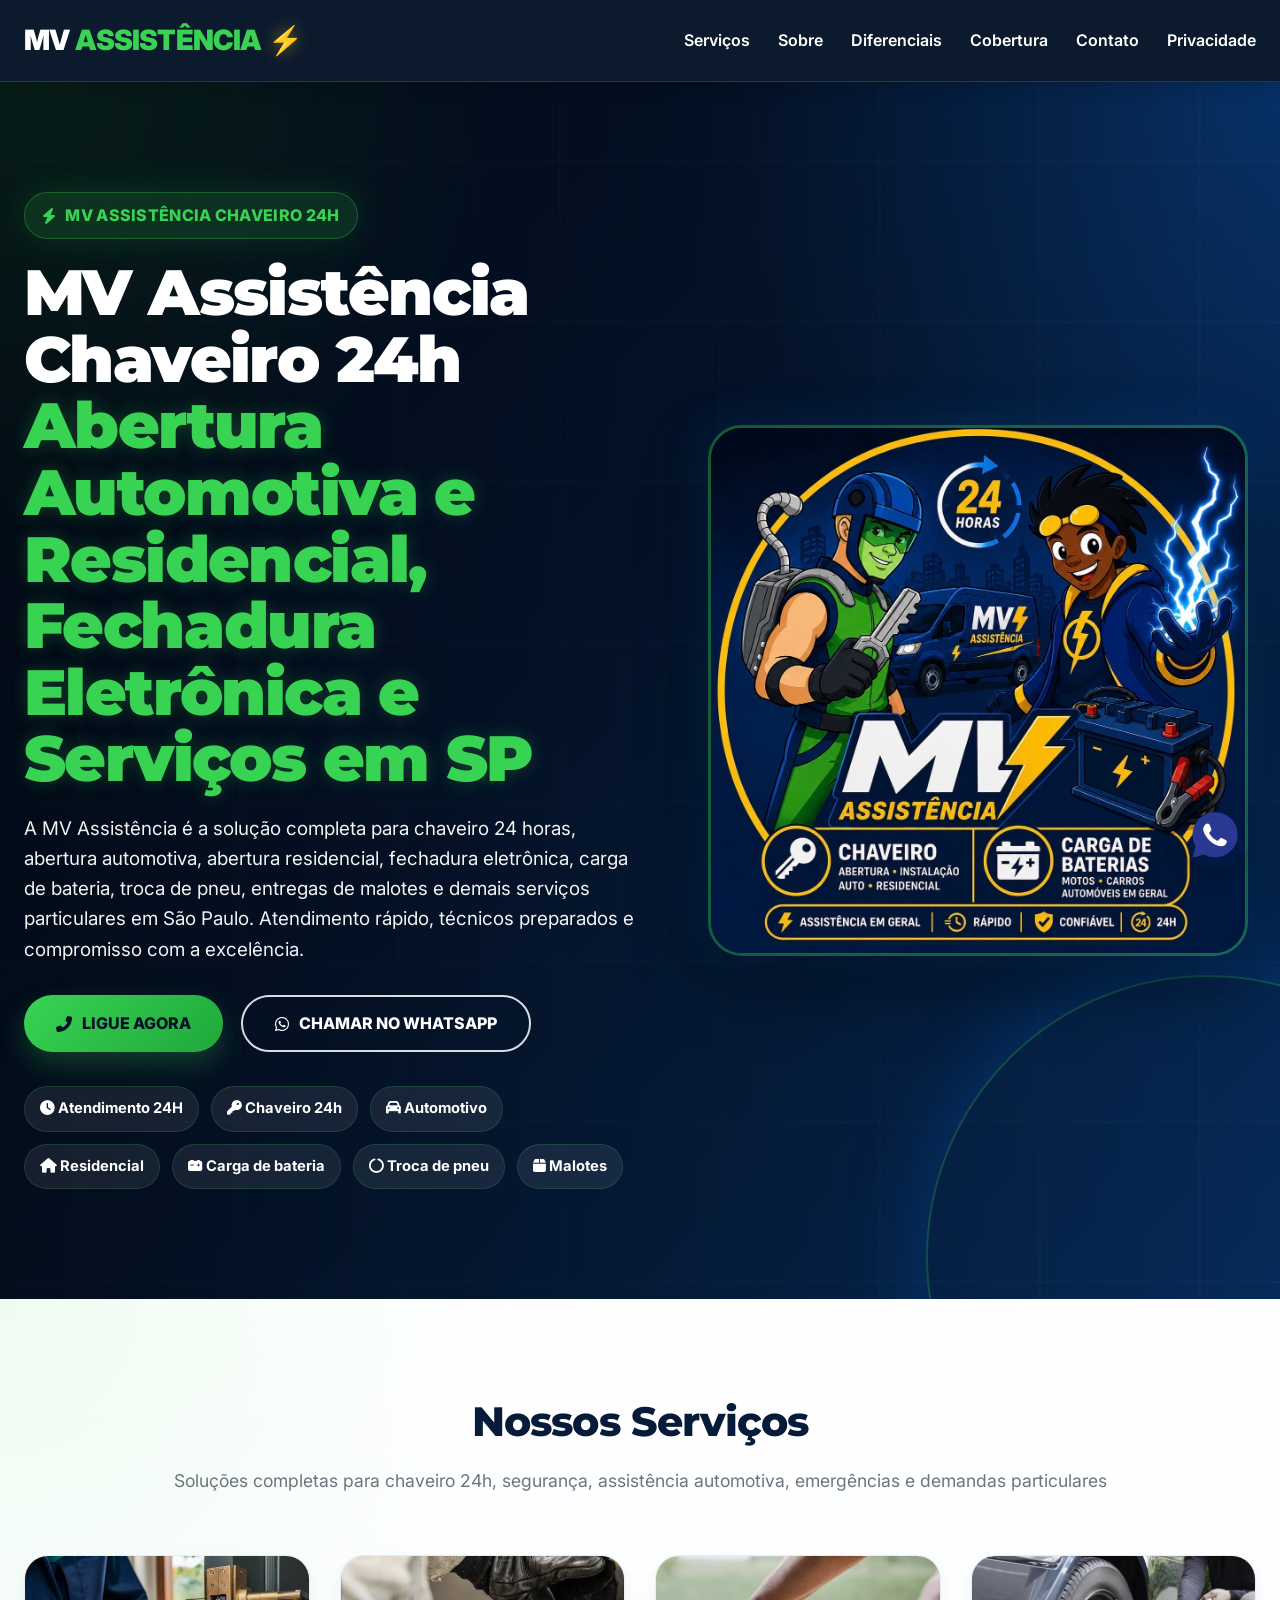
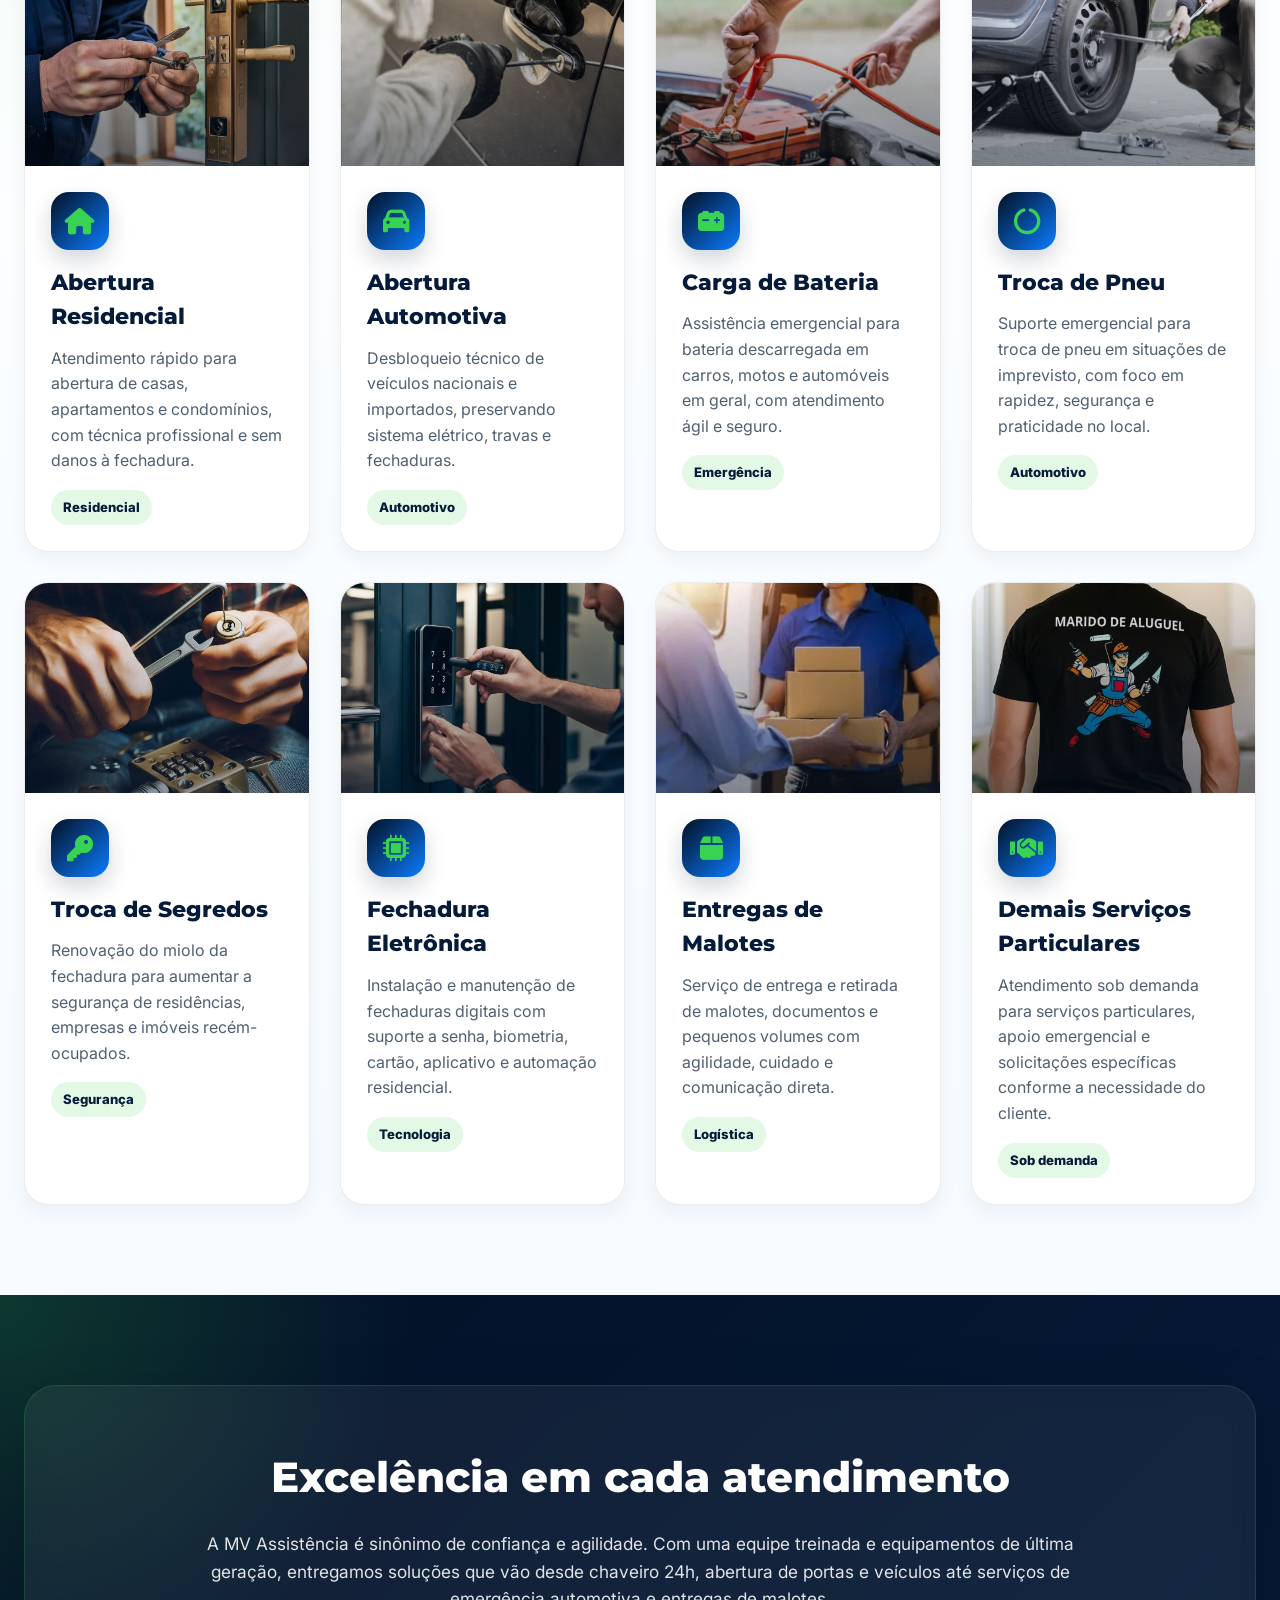
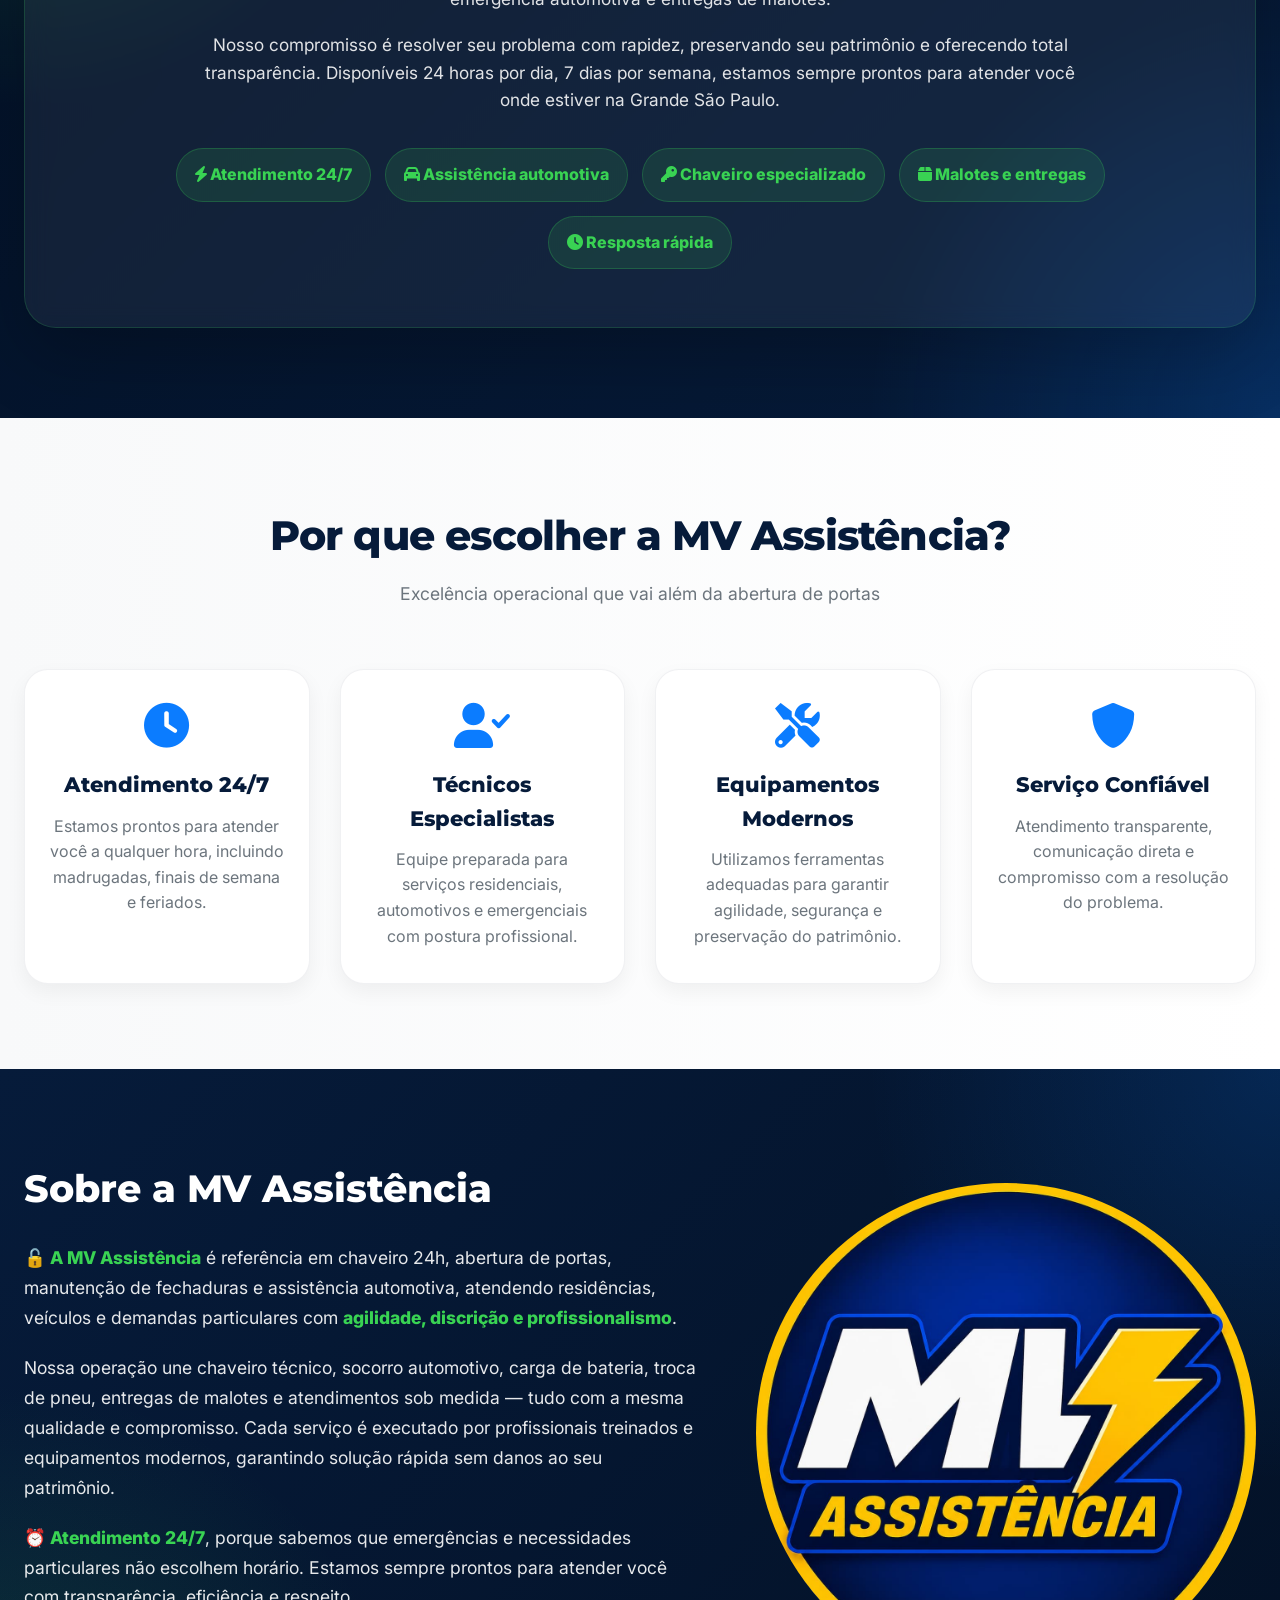
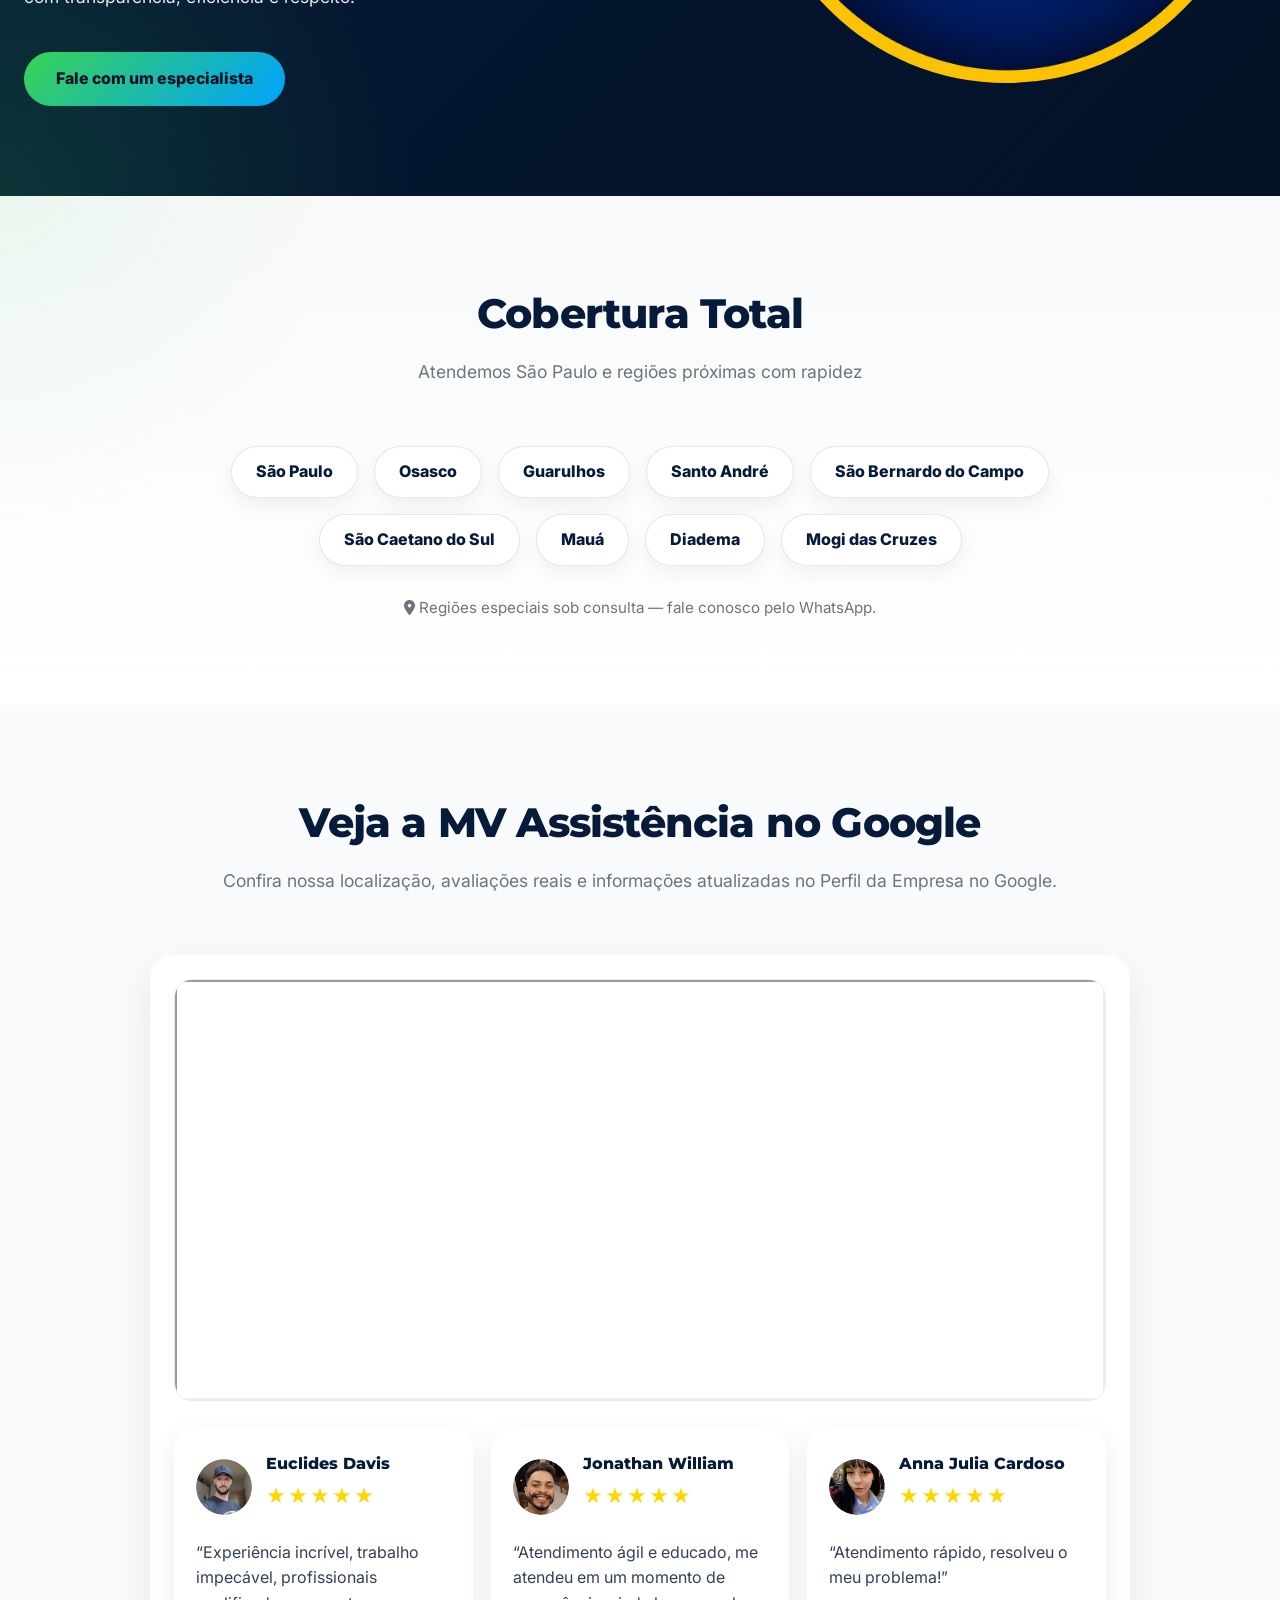
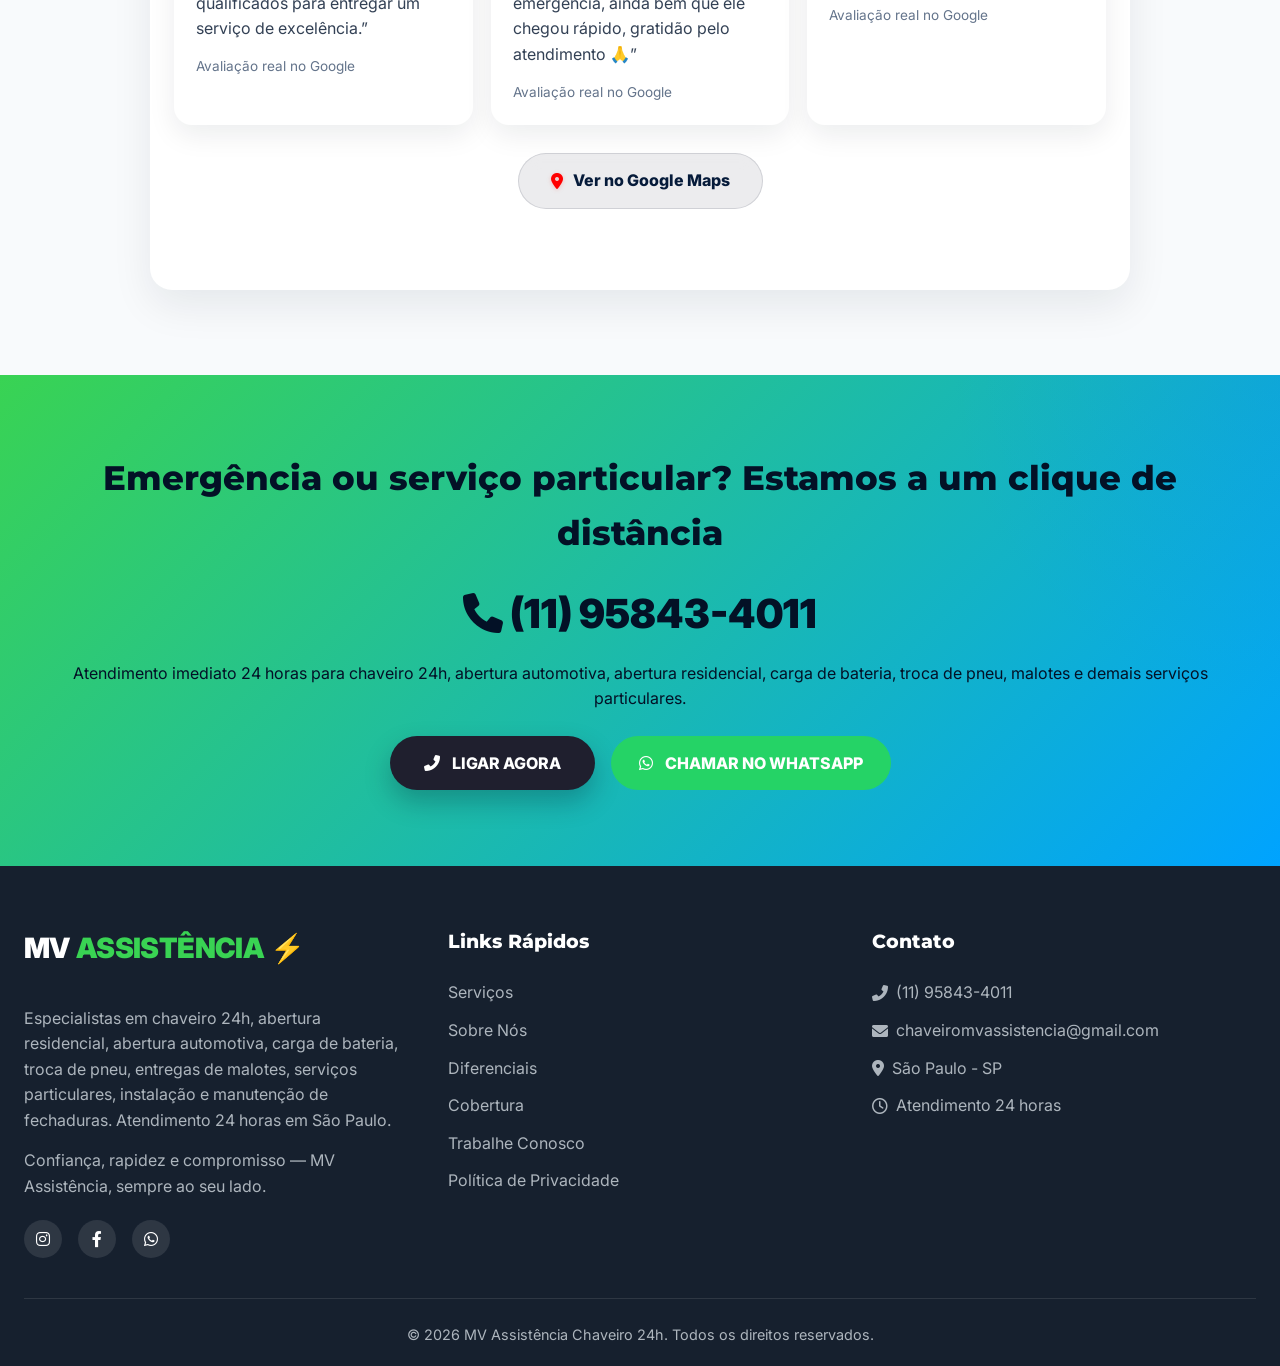
<file: index.html>
<!DOCTYPE html>
<html lang="pt-BR">
<head>
  <meta charset="UTF-8">
  <meta name="viewport" content="width=device-width, initial-scale=1.0">

  <title>MV Assistência Chaveiro 24h | Abertura Automotiva e Residencial, Fechadura Eletrônica e Serviços em SP</title>
  <meta name="description" content="MV Assistência Chaveiro 24h em São Paulo: atendimento para chaveiro, abertura residencial, abertura automotiva, carga de bateria, troca de pneu, fechadura eletrônica, troca de segredo e serviços particulares. Chame no WhatsApp.">
  <meta name="theme-color" content="#061B3A">

  <link rel="canonical" href="https://www.mvassistencia.com.br/">

  <meta property="og:title" content="MV Assistência Chaveiro 24h | Abertura Automotiva e Residencial, Fechadura Eletrônica e Serviços em SP">
  <meta property="og:description" content="Chaveiro 24h em São Paulo, abertura residencial e automotiva, fechadura eletrônica, carga de bateria, troca de pneu e serviços particulares. Atendimento rápido pelo WhatsApp.">
  <meta property="og:url" content="https://www.mvassistencia.com.br/">
  <meta property="og:type" content="website">
  <meta property="og:image" content="https://www.mvassistencia.com.br/assets/img/brand/mv-assistencia-v3.webp">

  <meta name="twitter:card" content="summary_large_image">
  <meta name="twitter:title" content="MV Assistência Chaveiro 24h | Abertura Automotiva e Residencial, Fechadura Eletrônica e Serviços em SP">
  <meta name="twitter:description" content="Chaveiro 24h em São Paulo, fechadura eletrônica carga de bateria, troca de pneu e abertura automotiva. Chame no WhatsApp.">
  <meta name="twitter:image" content="https://www.mvassistencia.com.br/assets/img/brand/mv-assistencia-v3.webp">

  <!-- Preconnects para reduzir latência de recursos externos -->
  <link rel="preconnect" href="https://www.googletagmanager.com">
  <link rel="preconnect" href="https://www.google-analytics.com">
  <link rel="preconnect" href="https://cdnjs.cloudflare.com">
  <link rel="preconnect" href="https://fonts.googleapis.com">
  <link rel="preconnect" href="https://fonts.gstatic.com" crossorigin>

  <!-- Preload da imagem principal da hero -->
  <link
    rel="preload"
    as="image"
    href="assets/img/brand/mv-assistencia-v3-mobile.webp"
    media="(max-width: 768px)"
    type="image/webp"
  >

  <link
    rel="preload"
    as="image"
    href="assets/img/brand/mv-assistencia-v3.webp"
    media="(min-width: 769px)"
    type="image/webp"
  >

  <!-- Font Awesome carregado de forma não bloqueante -->
  <link
    rel="preload"
    href="https://cdnjs.cloudflare.com/ajax/libs/font-awesome/6.0.0-beta3/css/all.min.css"
    as="style"
    onload="this.onload=null;this.rel='stylesheet'"
  >
  <noscript>
    <link
      rel="stylesheet"
      href="https://cdnjs.cloudflare.com/ajax/libs/font-awesome/6.0.0-beta3/css/all.min.css"
    >
  </noscript>

  <!-- Google Fonts com display swap -->
  <link
    href="https://fonts.googleapis.com/css2?family=Inter:opsz,wght@14..32,300;400;600;700;800&family=Montserrat:wght@500;600;700;800;900&display=swap"
    rel="stylesheet"
  >

  <!-- CSS principal carregado normalmente para evitar layout shift -->
  <link rel="stylesheet" href="assets/css/styles.css">

  <link rel="icon" type="image/png" sizes="32x32" href="/assets/img/brand/favicon-32.png?v=13">
  <link rel="icon" type="image/png" sizes="48x48" href="/assets/img/brand/favicon-48.png?v=13">
  <link rel="icon" type="image/png" sizes="96x96" href="/assets/img/brand/favicon-96.png?v=13">
  <link rel="icon" type="image/png" sizes="192x192" href="/assets/img/brand/favicon-192.png?v=13">
  <link rel="shortcut icon" type="image/png" href="/assets/img/brand/favicon.png?v=13">
  <link rel="apple-touch-icon" sizes="180x180" href="/assets/img/brand/apple-touch-icon.png?v=13">
  <link rel="manifest" href="/site.webmanifest?v=13">

  <!-- Google Tag Manager -->
  <script>
    window.dataLayer = window.dataLayer || [];

    (function(w,d,s,l,i){
      w[l]=w[l]||[];
      w[l].push({
        'gtm.start': new Date().getTime(),
        event:'gtm.js'
      });
      var f=d.getElementsByTagName(s)[0],
          j=d.createElement(s),
          dl=l!='dataLayer'?'&l='+l:'';
      j.async=true;
      j.src='https://www.googletagmanager.com/gtm.js?id='+i+dl;
      f.parentNode.insertBefore(j,f);
    })(window,document,'script','dataLayer','GTM-P2KMWVZM');
  </script>
  <!-- End Google Tag Manager -->
</head>

<body>
  <!-- Google Tag Manager (noscript) -->
  <noscript>
    <iframe
      src="https://www.googletagmanager.com/ns.html?id=GTM-P2KMWVZM"
      height="0"
      width="0"
      style="display:none;visibility:hidden">
    </iframe>
  </noscript>
  <!-- End Google Tag Manager (noscript) -->

  <header>
    <div class="container header-container">
      <a href="#" class="logo">MV<span>ASSISTÊNCIA</span><span class="bolt">⚡</span></a>
      <nav>
        <ul>
          <li><a href="#services">Serviços</a></li>
          <li><a href="#about">Sobre</a></li>
          <li><a href="#diferenciais">Diferenciais</a></li>
          <li><a href="#coverage">Cobertura</a></li>
          <li><a href="#contact">Contato</a></li>
          <li><a href="privacidade.html">Privacidade</a></li>
        </ul>
      </nav>
    </div>
  </header>

  <main>
    <section class="hero">
      <div class="container hero-content">
        <div class="hero-text">
          <div class="hero-badge">
            <i class="fas fa-bolt"></i> MV ASSISTÊNCIA CHAVEIRO 24H
          </div>

          <h1>MV Assistência Chaveiro 24h <span>Abertura Automotiva e Residencial, Fechadura Eletrônica e Serviços em SP</span></h1>

          <p>A MV Assistência é a solução completa para chaveiro 24 horas, abertura automotiva, abertura residencial, fechadura eletrônica, carga de bateria, troca de pneu, entregas de malotes e demais serviços particulares em São Paulo. Atendimento rápido, técnicos preparados e compromisso com a excelência.</p>

          <div class="hero-buttons">
            <a
              href="tel:11958434011"
              class="btn btn-primary"
              data-event="click_ligar"
              data-source="hero"
            >
              <i class="fas fa-phone-alt"></i> LIGUE AGORA
            </a>

            <a
              href="https://wa.me/5511958434011?text=Ol%C3%A1%2C%20vim%20pelo%20site%20da%20MV%20Assist%C3%AAncia.%20Preciso%20de%20atendimento%2024h.%20Meu%20servi%C3%A7o%20%C3%A9%3A"
              class="btn btn-outline"
              target="_blank"
              rel="noopener noreferrer"
              data-event="click_whatsapp"
              data-source="hero"
            >
              <i class="fab fa-whatsapp"></i> CHAMAR NO WHATSAPP
            </a>
          </div>

          <div class="hero-features">
            <span><i class="fas fa-clock"></i> Atendimento 24H</span>
            <span><i class="fas fa-key"></i> Chaveiro 24h</span>
            <span><i class="fas fa-car"></i> Automotivo</span>
            <span><i class="fas fa-home"></i> Residencial</span>
            <span><i class="fas fa-car-battery"></i> Carga de bateria</span>
            <span><i class="fas fa-circle-notch"></i> Troca de pneu</span>
            <span><i class="fas fa-box"></i> Malotes</span>
          </div>
        </div>

        <div class="hero-image">
          <picture>
            <source
              media="(max-width: 768px)"
              srcset="assets/img/brand/mv-assistencia-v3-mobile.webp"
              type="image/webp"
            >

            <source
              media="(min-width: 769px)"
              srcset="assets/img/brand/mv-assistencia-v3.webp"
              type="image/webp"
            >

            <img
              src="assets/img/brand/mv-assistencia-v3.webp"
              alt="MV Assistência Chaveiro 24h em São Paulo"
              width="1206"
              height="1187"
              fetchpriority="high"
              decoding="async"
            >
          </picture>
        </div>
      </div>
    </section>

    <section id="services" class="services">
      <div class="container">
        <div class="section-title">
          <h2>Nossos Serviços</h2>
          <p>Soluções completas para chaveiro 24h, segurança, assistência automotiva, emergências e demandas particulares</p>
        </div>

        <div class="services-grid">
          <div class="service-card">
            <div class="service-img" style="background-image: url('assets/img/services/abertura-residencial.webp');"></div>
            <div class="service-content">
              <div class="service-icon"><i class="fas fa-home"></i></div>
              <h3>Abertura Residencial</h3>
              <p>Atendimento rápido para abertura de casas, apartamentos e condomínios, com técnica profissional e sem danos à fechadura.</p>
              <span class="service-tag">Residencial</span>
            </div>
          </div>

          <div class="service-card">
            <div class="service-img" style="background-image: url('assets/img/services/abertura-automotiva.webp');"></div>
            <div class="service-content">
              <div class="service-icon"><i class="fas fa-car"></i></div>
              <h3>Abertura Automotiva</h3>
              <p>Desbloqueio técnico de veículos nacionais e importados, preservando sistema elétrico, travas e fechaduras.</p>
              <span class="service-tag">Automotivo</span>
            </div>
          </div>

          <div class="service-card">
            <div class="service-img" style="background-image: url('assets/img/services/carga-bateria.webp');"></div>
            <div class="service-content">
              <div class="service-icon"><i class="fas fa-car-battery"></i></div>
              <h3>Carga de Bateria</h3>
              <p>Assistência emergencial para bateria descarregada em carros, motos e automóveis em geral, com atendimento ágil e seguro.</p>
              <span class="service-tag">Emergência</span>
            </div>
          </div>

          <div class="service-card">
            <div class="service-img" style="background-image: url('assets/img/services/troca-pneu.webp');"></div>
            <div class="service-content">
              <div class="service-icon"><i class="fas fa-circle-notch"></i></div>
              <h3>Troca de Pneu</h3>
              <p>Suporte emergencial para troca de pneu em situações de imprevisto, com foco em rapidez, segurança e praticidade no local.</p>
              <span class="service-tag">Automotivo</span>
            </div>
          </div>

          <div class="service-card">
            <div class="service-img" style="background-image: url('assets/img/services/troca-segredos.webp');"></div>
            <div class="service-content">
              <div class="service-icon"><i class="fas fa-key"></i></div>
              <h3>Troca de Segredos</h3>
              <p>Renovação do miolo da fechadura para aumentar a segurança de residências, empresas e imóveis recém-ocupados.</p>
              <span class="service-tag">Segurança</span>
            </div>
          </div>

          <div class="service-card">
            <div class="service-img" style="background-image: url('assets/img/services/fechadura-eletronica.webp');"></div>
            <div class="service-content">
              <div class="service-icon"><i class="fas fa-microchip"></i></div>
              <h3>Fechadura Eletrônica</h3>
              <p>Instalação e manutenção de fechaduras digitais com suporte a senha, biometria, cartão, aplicativo e automação residencial.</p>
              <span class="service-tag">Tecnologia</span>
            </div>
          </div>

          <div class="service-card">
            <div class="service-img" style="background-image: url('assets/img/services/entrega-malotes.webp');"></div>
            <div class="service-content">
              <div class="service-icon"><i class="fas fa-box"></i></div>
              <h3>Entregas de Malotes</h3>
              <p>Serviço de entrega e retirada de malotes, documentos e pequenos volumes com agilidade, cuidado e comunicação direta.</p>
              <span class="service-tag">Logística</span>
            </div>
          </div>

          <div class="service-card">
            <div class="service-img" style="background-image: url('assets/img/services/servicos-particulares.webp');"></div>
            <div class="service-content">
              <div class="service-icon"><i class="fas fa-handshake"></i></div>
              <h3>Demais Serviços Particulares</h3>
              <p>Atendimento sob demanda para serviços particulares, apoio emergencial e solicitações específicas conforme a necessidade do cliente.</p>
              <span class="service-tag">Sob demanda</span>
            </div>
          </div>
        </div>
      </div>
    </section>

    <section class="excellence">
      <div class="container">
        <div class="excellence-card">
          <h2>Excelência em cada atendimento</h2>
          <p>A MV Assistência é sinônimo de confiança e agilidade. Com uma equipe treinada e equipamentos de última geração, entregamos soluções que vão desde chaveiro 24h, abertura de portas e veículos até serviços de emergência automotiva e entregas de malotes.</p>
          <p>Nosso compromisso é resolver seu problema com rapidez, preservando seu patrimônio e oferecendo total transparência. Disponíveis 24 horas por dia, 7 dias por semana, estamos sempre prontos para atender você onde estiver na Grande São Paulo.</p>

          <div class="excellence-pill-grid">
            <span><i class="fas fa-bolt"></i> Atendimento 24/7</span>
            <span><i class="fas fa-car"></i> Assistência automotiva</span>
            <span><i class="fas fa-key"></i> Chaveiro especializado</span>
            <span><i class="fas fa-box"></i> Malotes e entregas</span>
            <span><i class="fas fa-clock"></i> Resposta rápida</span>
          </div>
        </div>
      </div>
    </section>

    <section id="diferenciais" class="diferenciais">
      <div class="container">
        <div class="section-title">
          <h2>Por que escolher a MV Assistência?</h2>
          <p>Excelência operacional que vai além da abertura de portas</p>
        </div>

        <div class="diferenciais-grid">
          <div class="dif-card">
            <i class="fas fa-clock"></i>
            <h3>Atendimento 24/7</h3>
            <p>Estamos prontos para atender você a qualquer hora, incluindo madrugadas, finais de semana e feriados.</p>
          </div>

          <div class="dif-card">
            <i class="fas fa-user-check"></i>
            <h3>Técnicos Especialistas</h3>
            <p>Equipe preparada para serviços residenciais, automotivos e emergenciais com postura profissional.</p>
          </div>

          <div class="dif-card">
            <i class="fas fa-tools"></i>
            <h3>Equipamentos Modernos</h3>
            <p>Utilizamos ferramentas adequadas para garantir agilidade, segurança e preservação do patrimônio.</p>
          </div>

          <div class="dif-card">
            <i class="fas fa-shield-alt"></i>
            <h3>Serviço Confiável</h3>
            <p>Atendimento transparente, comunicação direta e compromisso com a resolução do problema.</p>
          </div>
        </div>
      </div>
    </section>

    <section id="about" class="about">
      <div class="container about-container">
        <div class="about-text">
          <h2>Sobre a MV Assistência</h2>

          <p><span class="highlight">🔓 A MV Assistência</span> é referência em chaveiro 24h, abertura de portas, manutenção de fechaduras e assistência automotiva, atendendo residências, veículos e demandas particulares com <span class="highlight">agilidade, discrição e profissionalismo</span>.</p>

          <p>Nossa operação une chaveiro técnico, socorro automotivo, carga de bateria, troca de pneu, entregas de malotes e atendimentos sob medida — tudo com a mesma qualidade e compromisso. Cada serviço é executado por profissionais treinados e equipamentos modernos, garantindo solução rápida sem danos ao seu patrimônio.</p>

          <p><span class="highlight">⏰ Atendimento 24/7</span>, porque sabemos que emergências e necessidades particulares não escolhem horário. Estamos sempre prontos para atender você com transparência, eficiência e respeito.</p>

          <a
            href="#contact"
            class="btn btn-secondary"
            data-event="click_fale_especialista"
            data-source="about"
          >
            Fale com um especialista
          </a>
        </div>

        <div class="about-img">
          <img
            src="assets/img/about/mv-assistencia.jpg"
            alt="Técnico da MV Assistência Chaveiro 24h"
            width="640"
            height="640"
            loading="lazy"
            decoding="async"
          >
        </div>
      </div>
    </section>

    <section id="coverage" class="coverage">
      <div class="container">
        <div class="section-title">
          <h2>Cobertura Total</h2>
          <p>Atendemos São Paulo e regiões próximas com rapidez</p>
        </div>

        <div class="coverage-grid">
          <div class="city-card">São Paulo</div>
          <div class="city-card">Osasco</div>
          <div class="city-card">Guarulhos</div>
          <div class="city-card">Santo André</div>
          <div class="city-card">São Bernardo do Campo</div>
          <div class="city-card">São Caetano do Sul</div>
          <div class="city-card">Mauá</div>
          <div class="city-card">Diadema</div>
          <div class="city-card">Mogi das Cruzes</div>
        </div>

        <p class="coverage-obs"><i class="fas fa-map-marker-alt"></i> Regiões especiais sob consulta — fale conosco pelo WhatsApp.</p>
      </div>
    </section>

    <section class="testimonials google-profile-section">
      <div class="container">
        <div class="section-title">
          <h2>Veja a MV Assistência no Google</h2>
          <p>Confira nossa localização, avaliações reais e informações atualizadas no Perfil da Empresa no Google.</p>
        </div>

        <div class="google-profile-card">
          <div class="google-map-embed">
            <iframe
              src="https://www.google.com/maps/embed?pb=!1m18!1m12!1m3!1d3789.8273706166333!2d-46.49398446963024!3d-23.556276226974692!2m3!1f0!2f0!3f0!3m2!1i1024!2i768!4f13.1!3m3!1m2!1s0x2b4581236d1d2a19%3A0xe462e25a8d764435!2sMV%20Assist%C3%AAncia!5e0!3m2!1sen!2sbr!4v1781114462946!5m2!1sen!2sbr"
              width="100%"
              height="420"
              allowfullscreen=""
              loading="lazy"
              referrerpolicy="no-referrer-when-downgrade">
            </iframe>
          </div>

          <div class="google-reviews-preview">
            <article class="google-review-card">
              <div class="google-review-header">
                <img
                  src="assets/img/reviews/euclides-davis.webp"
                  alt="Foto de Euclides Davis"
                  class="google-review-avatar"
                  width="56"
                  height="56"
                  loading="lazy"
                  decoding="async"
                >
                <div>
                  <h3>Euclides Davis</h3>
                  <div class="testimonial-stars" aria-label="Avaliação 5 estrelas">★★★★★</div>
                </div>
              </div>

              <p>“Experiência incrível, trabalho impecável, profissionais qualificados para entregar um serviço de excelência.”</p>
              <span class="google-review-source">Avaliação real no Google</span>
            </article>

            <article class="google-review-card">
              <div class="google-review-header">
                <img
                  src="assets/img/reviews/jonathan-william.webp"
                  alt="Foto de Jonathan William"
                  class="google-review-avatar"
                  width="56"
                  height="56"
                  loading="lazy"
                  decoding="async"
                >
                <div>
                  <h3>Jonathan William</h3>
                  <div class="testimonial-stars" aria-label="Avaliação 5 estrelas">★★★★★</div>
                </div>
              </div>

              <p>“Atendimento ágil e educado, me atendeu em um momento de emergência, ainda bem que ele chegou rápido, gratidão pelo atendimento 🙏”</p>
              <span class="google-review-source">Avaliação real no Google</span>
            </article>

            <article class="google-review-card">
              <div class="google-review-header">
                <img
                  src="assets/img/reviews/anna-julia-cardoso.webp"
                  alt="Foto de Anna Julia Cardoso"
                  class="google-review-avatar"
                  width="56"
                  height="56"
                  loading="lazy"
                  decoding="async"
                >
                <div>
                  <h3>Anna Julia Cardoso</h3>
                  <div class="testimonial-stars" aria-label="Avaliação 5 estrelas">★★★★★</div>
                </div>
              </div>

              <p>“Atendimento rápido, resolveu o meu problema!”</p>
              <span class="google-review-source">Avaliação real no Google</span>
            </article>
          </div>

          <div class="google-profile-actions">
            <a
              href="https://maps.app.goo.gl/awX15EdDLDMLtnJX9"
              class="btn btn-primary"
              target="_blank"
              rel="noopener noreferrer"
              data-event="click_google_maps"
              data-source="google_profile_section"
            >
              <i class="fas fa-map-marker-alt"></i> Ver no Google Maps
            </a>

            <a
              href="https://maps.app.goo.gl/awX15EdDLDMLtnJX9"
              class="btn btn-outline"
              target="_blank"
              rel="noopener noreferrer"
              data-event="click_google_reviews"
              data-source="google_profile_section"
            >
              <i class="fas fa-star"></i> Ver avaliações no Google
            </a>
          </div>
        </div>
      </div>
    </section>

    <section class="emergency">
      <div class="container">
        <h2>Emergência ou serviço particular? Estamos a um clique de distância</h2>

        <div class="phone-number">
          <a
            href="tel:11958434011"
            style="color: inherit; text-decoration: none;"
            data-event="click_ligar"
            data-source="emergency_phone"
          >
            <i class="fas fa-phone"></i> (11) 95843-4011
          </a>
        </div>

        <p>Atendimento imediato 24 horas para chaveiro 24h, abertura automotiva, abertura residencial, carga de bateria, troca de pneu, malotes e demais serviços particulares.</p>

        <div class="emergency-buttons">
          <a
            href="tel:11958434011"
            class="btn btn-call"
            data-event="click_ligar"
            data-source="emergency_button"
          >
            <i class="fas fa-phone-alt"></i> LIGAR AGORA
          </a>

          <a
            href="https://wa.me/5511958434011?text=Ol%C3%A1%2C%20vim%20pelo%20site%20da%20MV%20Assist%C3%AAncia.%20Preciso%20de%20atendimento%2024h.%20Meu%20servi%C3%A7o%20%C3%A9%3A"
            class="btn btn-whatsapp"
            target="_blank"
            rel="noopener noreferrer"
            data-event="click_whatsapp"
            data-source="emergency_button"
          >
            <i class="fab fa-whatsapp"></i> CHAMAR NO WHATSAPP
          </a>
        </div>
      </div>
    </section>
  </main>

  <footer id="contact">
    <div class="container">
      <div class="footer-container">
        <div class="footer-about">
          <a href="#" class="footer-logo">MV<span>ASSISTÊNCIA</span> ⚡</a>

          <p>Especialistas em chaveiro 24h, abertura residencial, abertura automotiva, carga de bateria, troca de pneu, entregas de malotes, serviços particulares, instalação e manutenção de fechaduras. Atendimento 24 horas em São Paulo.</p>

          <p>Confiança, rapidez e compromisso — MV Assistência, sempre ao seu lado.</p>

          <div class="social-links">
            <a
              href="https://www.instagram.com/mv_assistencia_24h/"
              aria-label="Instagram"
              target="_blank"
              rel="noopener noreferrer"
              data-event="click_instagram"
              data-source="footer"
            >
              <i class="fab fa-instagram"></i>
            </a>

            <a
              href="#"
              aria-label="Facebook"
              data-event="click_facebook"
              data-source="footer"
            >
              <i class="fab fa-facebook-f"></i>
            </a>

            <a
              href="https://wa.me/5511958434011?text=Ol%C3%A1%2C%20vim%20pelo%20site%20da%20MV%20Assist%C3%AAncia.%20Preciso%20de%20atendimento%2024h.%20Meu%20servi%C3%A7o%20%C3%A9%3A"
              aria-label="WhatsApp"
              target="_blank"
              rel="noopener noreferrer"
              data-event="click_whatsapp"
              data-source="footer_social"
            >
              <i class="fab fa-whatsapp"></i>
            </a>
          </div>
        </div>

        <div class="footer-links">
          <h3>Links Rápidos</h3>

          <ul>
            <li><a href="#services">Serviços</a></li>
            <li><a href="#about">Sobre Nós</a></li>
            <li><a href="#diferenciais">Diferenciais</a></li>
            <li><a href="#coverage">Cobertura</a></li>
            <li><a href="trabalhe-conosco.html">Trabalhe Conosco</a></li>
            <li><a href="privacidade.html">Política de Privacidade</a></li>
          </ul>
        </div>

        <div class="footer-links">
          <h3>Contato</h3>

          <ul>
            <li><i class="fas fa-phone-alt"></i> (11) 95843-4011</li>
            <li><i class="fas fa-envelope"></i> chaveiromvassistencia@gmail.com</li>
            <li><i class="fas fa-map-marker-alt"></i> São Paulo - SP</li>
            <li><i class="far fa-clock"></i> Atendimento 24 horas</li>
          </ul>
        </div>
      </div>

      <div class="copyright">
        <p>&copy; 2026 MV Assistência Chaveiro 24h. Todos os direitos reservados.</p>
      </div>
    </div>
  </footer>

  <a
    href="https://wa.me/5511958434011?text=Ol%C3%A1%2C%20vim%20pelo%20site%20da%20MV%20Assist%C3%AAncia.%20Preciso%20de%20atendimento%2024h.%20Meu%20servi%C3%A7o%20%C3%A9%3A"
    class="whatsapp-button"
    target="_blank"
    rel="noopener noreferrer"
    data-event="click_whatsapp"
    data-source="floating_button"
  >
    <img
      src="assets/img/ui/icone-whatsapp.png"
      alt="WhatsApp MV Assistência Chaveiro 24h"
      width="64"
      height="64"
      decoding="async"
    >
  </a>

  <script defer src="assets/js/app.js"></script>
</body>
</html>
</file>
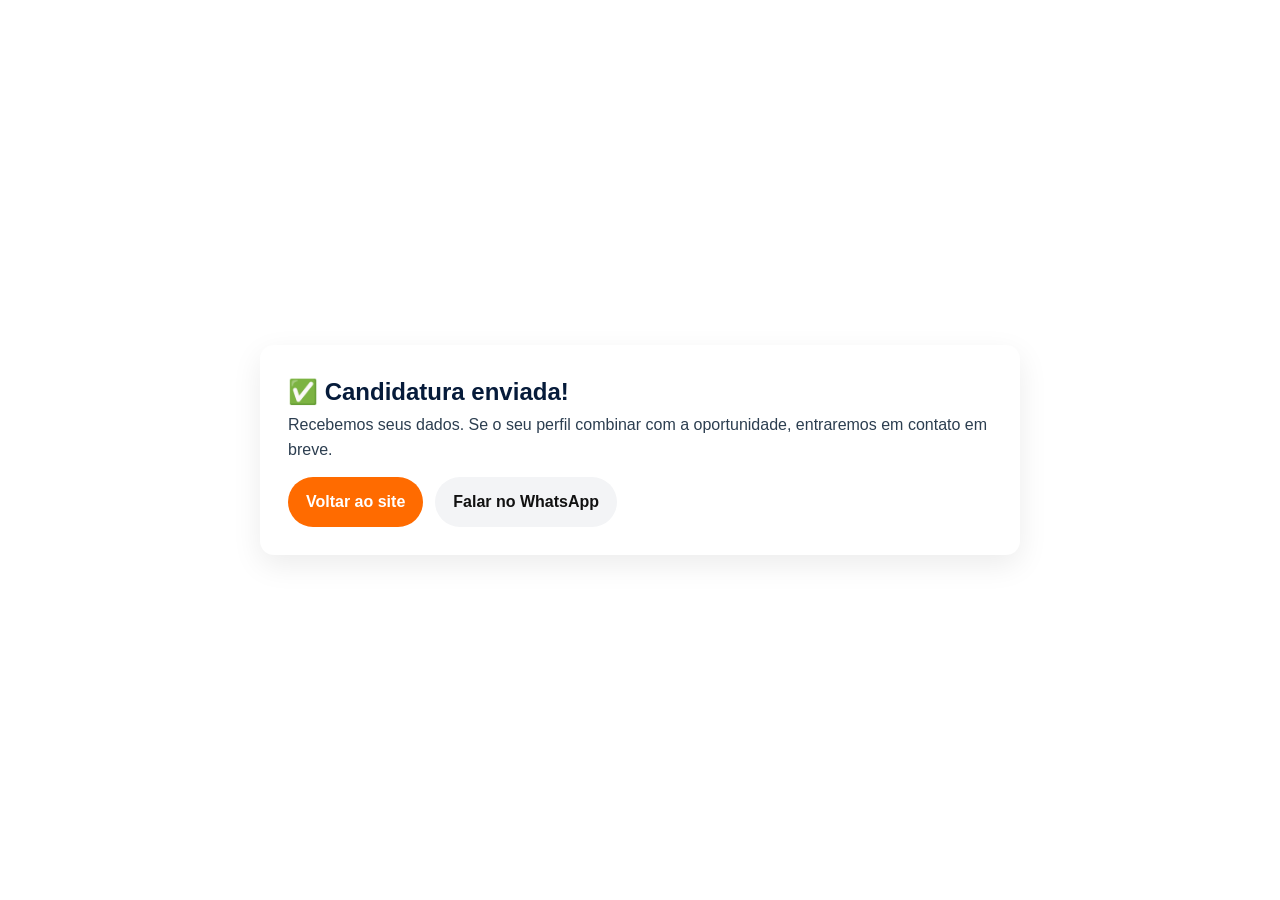
<file: obrigado.html>
<!DOCTYPE html>
<html lang="pt-BR">
<head>
  <meta charset="UTF-8" />
  <meta name="viewport" content="width=device-width, initial-scale=1.0" />

  <title>Recebido! | MV Assistência</title>
  <meta name="robots" content="noindex" />

  <!-- Google Tag Manager -->
  <script>
    window.dataLayer = window.dataLayer || [];

    (function(w,d,s,l,i){
      w[l]=w[l]||[];
      w[l].push({
        'gtm.start': new Date().getTime(),
        event:'gtm.js'
      });
      var f=d.getElementsByTagName(s)[0],
          j=d.createElement(s),
          dl=l!='dataLayer'?'&l='+l:'';
      j.async=true;
      j.src='https://www.googletagmanager.com/gtm.js?id='+i+dl;
      f.parentNode.insertBefore(j,f);
    })(window,document,'script','dataLayer','GTM-P2KMWVZM');
  </script>
  <!-- End Google Tag Manager -->

  <link rel="icon" href="/assets/img/brand/favicon.png?v=5" type="image/png">
  <link rel="shortcut icon" href="/assets/img/brand/favicon.png?v=5" type="image/png">
  <link rel="apple-touch-icon" href="/assets/img/brand/favicon-192.png?v=5">
  <link rel="manifest" href="/site.webmanifest?v=5">
  <link rel="stylesheet" href="assets/css/styles.css" />

  <style>
    .wrap { min-height: 100vh; display:grid; place-items:center; padding:24px; }
    .card { background:#fff; border-radius:14px; padding:28px; box-shadow:0 10px 30px rgba(0,0,0,.08); max-width:760px; width:100%; }
    .actions { margin-top:14px; display:flex; gap:12px; flex-wrap:wrap; }
    .btn { display:inline-block; padding:12px 18px; border-radius:999px; text-decoration:none; font-weight:700; background:#FF6B00; color:#fff; }
    .ghost { background:#f3f4f6; color:#111; }
  </style>
</head>

<body>
  <!-- Google Tag Manager (noscript) -->
  <noscript>
    <iframe
      src="https://www.googletagmanager.com/ns.html?id=GTM-P2KMWVZM"
      height="0"
      width="0"
      style="display:none;visibility:hidden">
    </iframe>
  </noscript>
  <!-- End Google Tag Manager (noscript) -->

  <main class="wrap">
    <section class="card">
      <h1>✅ Candidatura enviada!</h1>
      <p>Recebemos seus dados. Se o seu perfil combinar com a oportunidade, entraremos em contato em breve.</p>

      <div class="actions">
        <a
          class="btn"
          href="index.html"
          data-event="click_voltar_site"
          data-source="thanks_jobs"
        >
          Voltar ao site
        </a>

        <a
          class="btn ghost"
          href="r/whatsapp.html?src=thanks_jobs"
          data-event="click_whatsapp"
          data-source="thanks_jobs"
        >
          Falar no WhatsApp
        </a>
      </div>
    </section>
  </main>

  <script>
    window.dataLayer = window.dataLayer || [];

    window.dataLayer.push({
      event: "view_obrigado",
      page_type: "thank_you",
      page_context: "trabalhe_conosco",
      page_path: window.location.pathname,
      referrer: document.referrer || null
    });
  </script>
</body>
</html>
</file>
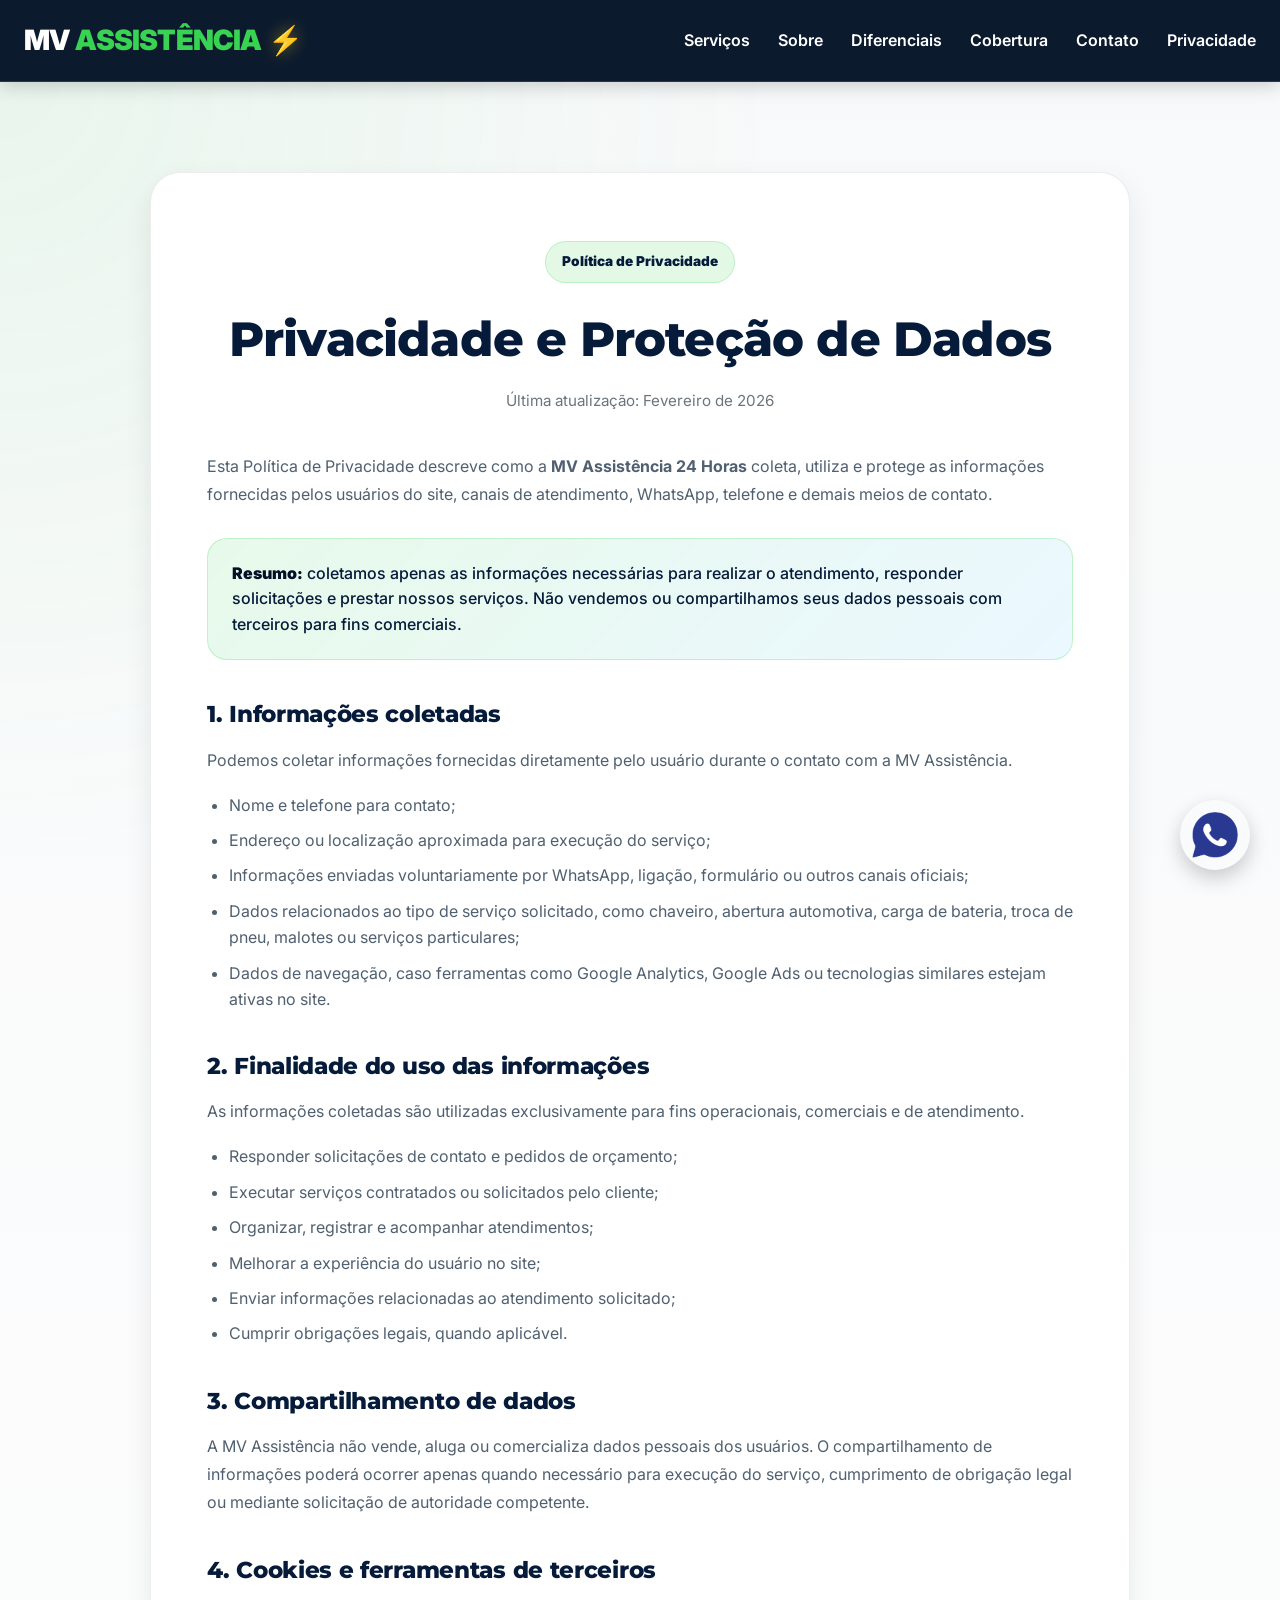
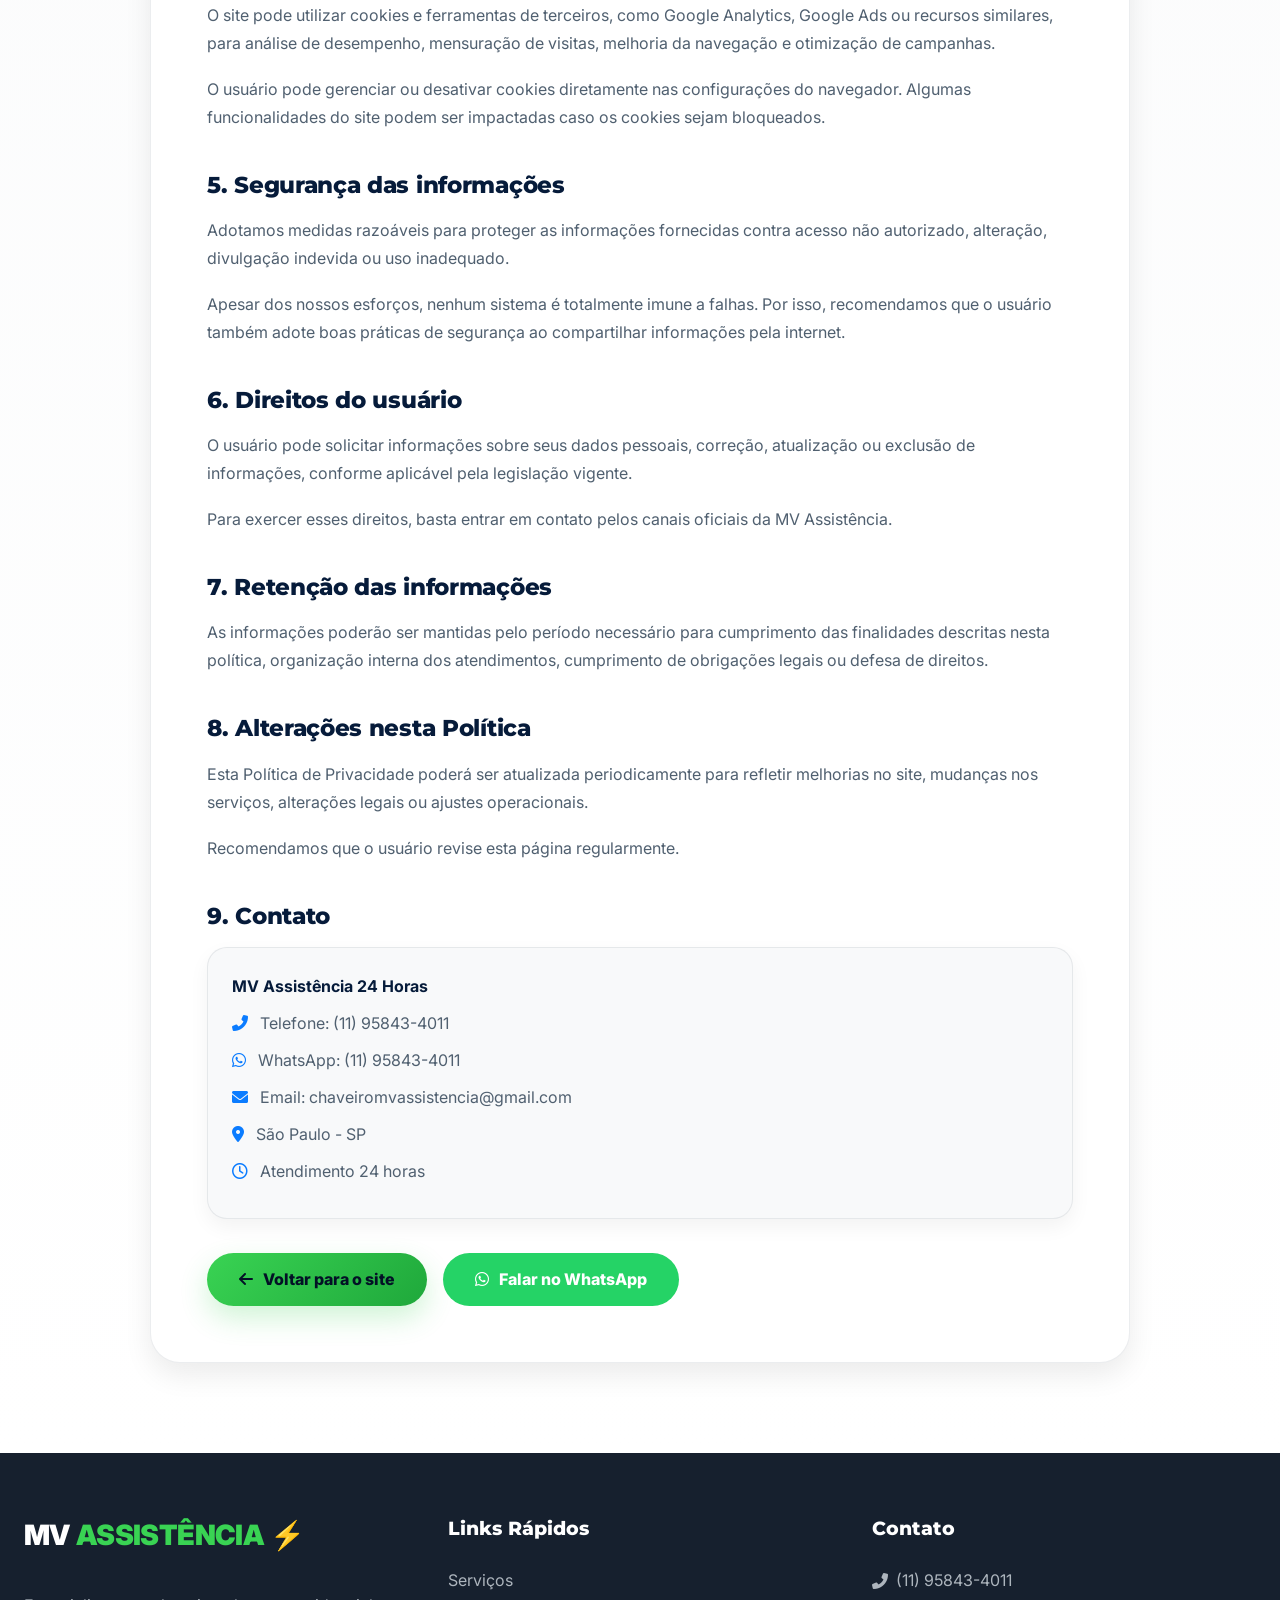
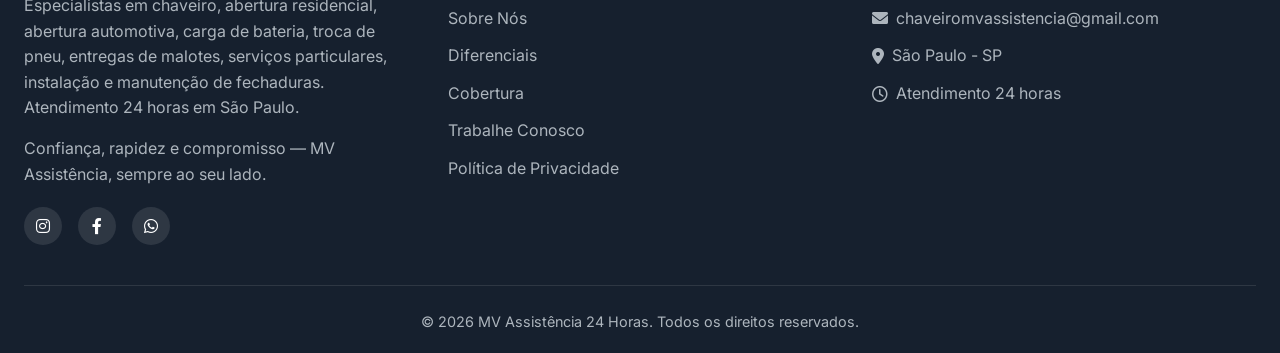
<file: privacidade.html>
<!DOCTYPE html>
<html lang="pt-BR">
<head>
  <meta charset="UTF-8">
  <meta name="viewport" content="width=device-width, initial-scale=1.0">

  <title>Política de Privacidade • MV Assistência</title>
  <meta name="description" content="Política de Privacidade da MV Assistência 24 Horas. Saiba como protegemos seus dados e informações pessoais.">
  <meta name="theme-color" content="#061B3A">

  <!-- Google Tag Manager -->
  <script>
    window.dataLayer = window.dataLayer || [];

    (function(w,d,s,l,i){
      w[l]=w[l]||[];
      w[l].push({
        'gtm.start': new Date().getTime(),
        event:'gtm.js'
      });
      var f=d.getElementsByTagName(s)[0],
          j=d.createElement(s),
          dl=l!='dataLayer'?'&l='+l:'';
      j.async=true;
      j.src='https://www.googletagmanager.com/gtm.js?id='+i+dl;
      f.parentNode.insertBefore(j,f);
    })(window,document,'script','dataLayer','GTM-P2KMWVZM');
  </script>
  <!-- End Google Tag Manager -->

  <link rel="stylesheet" href="https://cdnjs.cloudflare.com/ajax/libs/font-awesome/6.0.0-beta3/css/all.min.css">

  <link href="https://fonts.googleapis.com/css2?family=Inter:opsz,wght@14..32,300;400;600;700;800&family=Montserrat:wght@500;600;700;800;900&display=swap" rel="stylesheet">

  <link rel="stylesheet" href="assets/css/styles.css?v=5">

  <link rel="icon" href="/assets/img/brand/favicon.png?v=5" type="image/png">
  <link rel="shortcut icon" href="/assets/img/brand/favicon.png?v=5" type="image/png">
  <link rel="apple-touch-icon" href="/assets/img/brand/favicon-192.png?v=5">
  <link rel="manifest" href="/site.webmanifest?v=5">
</head>

<body>
  <!-- Google Tag Manager (noscript) -->
  <noscript>
    <iframe
      src="https://www.googletagmanager.com/ns.html?id=GTM-P2KMWVZM"
      height="0"
      width="0"
      style="display:none;visibility:hidden">
    </iframe>
  </noscript>
  <!-- End Google Tag Manager (noscript) -->

  <header>
    <div class="container header-container">
      <a href="index.html" class="logo">
        MV<span>ASSISTÊNCIA</span><span class="bolt">⚡</span>
      </a>

      <nav>
        <ul>
          <li><a href="index.html#services">Serviços</a></li>
          <li><a href="index.html#about">Sobre</a></li>
          <li><a href="index.html#diferenciais">Diferenciais</a></li>
          <li><a href="index.html#coverage">Cobertura</a></li>
          <li><a href="index.html#contact">Contato</a></li>
          <li><a href="privacidade.html">Privacidade</a></li>
        </ul>
      </nav>
    </div>
  </header>

  <main class="policy">
    <div class="container">
      <div class="policy-card">

        <div class="policy-header">
          <span class="badge">Política de Privacidade</span>
          <h1>Privacidade e Proteção de Dados</h1>
          <div class="policy-meta">
            Última atualização: Fevereiro de 2026
          </div>
        </div>

        <p>
          Esta Política de Privacidade descreve como a <strong>MV Assistência 24 Horas</strong>
          coleta, utiliza e protege as informações fornecidas pelos usuários do site, canais de atendimento,
          WhatsApp, telefone e demais meios de contato.
        </p>

        <div class="notice">
          <strong>Resumo:</strong> coletamos apenas as informações necessárias para realizar o atendimento,
          responder solicitações e prestar nossos serviços. Não vendemos ou compartilhamos seus dados pessoais
          com terceiros para fins comerciais.
        </div>

        <h2>1. Informações coletadas</h2>

        <p>
          Podemos coletar informações fornecidas diretamente pelo usuário durante o contato com a MV Assistência.
        </p>

        <ul>
          <li>Nome e telefone para contato;</li>
          <li>Endereço ou localização aproximada para execução do serviço;</li>
          <li>Informações enviadas voluntariamente por WhatsApp, ligação, formulário ou outros canais oficiais;</li>
          <li>Dados relacionados ao tipo de serviço solicitado, como chaveiro, abertura automotiva, carga de bateria, troca de pneu, malotes ou serviços particulares;</li>
          <li>Dados de navegação, caso ferramentas como Google Analytics, Google Ads ou tecnologias similares estejam ativas no site.</li>
        </ul>

        <h2>2. Finalidade do uso das informações</h2>

        <p>
          As informações coletadas são utilizadas exclusivamente para fins operacionais, comerciais e de atendimento.
        </p>

        <ul>
          <li>Responder solicitações de contato e pedidos de orçamento;</li>
          <li>Executar serviços contratados ou solicitados pelo cliente;</li>
          <li>Organizar, registrar e acompanhar atendimentos;</li>
          <li>Melhorar a experiência do usuário no site;</li>
          <li>Enviar informações relacionadas ao atendimento solicitado;</li>
          <li>Cumprir obrigações legais, quando aplicável.</li>
        </ul>

        <h2>3. Compartilhamento de dados</h2>

        <p>
          A MV Assistência não vende, aluga ou comercializa dados pessoais dos usuários.
          O compartilhamento de informações poderá ocorrer apenas quando necessário para execução do serviço,
          cumprimento de obrigação legal ou mediante solicitação de autoridade competente.
        </p>

        <h2>4. Cookies e ferramentas de terceiros</h2>

        <p>
          O site pode utilizar cookies e ferramentas de terceiros, como Google Analytics, Google Ads ou recursos similares,
          para análise de desempenho, mensuração de visitas, melhoria da navegação e otimização de campanhas.
        </p>

        <p>
          O usuário pode gerenciar ou desativar cookies diretamente nas configurações do navegador.
          Algumas funcionalidades do site podem ser impactadas caso os cookies sejam bloqueados.
        </p>

        <h2>5. Segurança das informações</h2>

        <p>
          Adotamos medidas razoáveis para proteger as informações fornecidas contra acesso não autorizado,
          alteração, divulgação indevida ou uso inadequado.
        </p>

        <p>
          Apesar dos nossos esforços, nenhum sistema é totalmente imune a falhas. Por isso, recomendamos que o usuário
          também adote boas práticas de segurança ao compartilhar informações pela internet.
        </p>

        <h2>6. Direitos do usuário</h2>

        <p>
          O usuário pode solicitar informações sobre seus dados pessoais, correção, atualização ou exclusão de informações,
          conforme aplicável pela legislação vigente.
        </p>

        <p>
          Para exercer esses direitos, basta entrar em contato pelos canais oficiais da MV Assistência.
        </p>

        <h2>7. Retenção das informações</h2>

        <p>
          As informações poderão ser mantidas pelo período necessário para cumprimento das finalidades descritas nesta política,
          organização interna dos atendimentos, cumprimento de obrigações legais ou defesa de direitos.
        </p>

        <h2>8. Alterações nesta Política</h2>

        <p>
          Esta Política de Privacidade poderá ser atualizada periodicamente para refletir melhorias no site,
          mudanças nos serviços, alterações legais ou ajustes operacionais.
        </p>

        <p>
          Recomendamos que o usuário revise esta página regularmente.
        </p>

        <h2>9. Contato</h2>

        <div class="contact-box">
          <p><strong>MV Assistência 24 Horas</strong></p>
          <p><i class="fas fa-phone-alt"></i> Telefone: (11) 95843-4011</p>
          <p><i class="fab fa-whatsapp"></i> WhatsApp: (11) 95843-4011</p>
          <p><i class="fas fa-envelope"></i> Email: chaveiromvassistencia@gmail.com</p>
          <p><i class="fas fa-map-marker-alt"></i> São Paulo - SP</p>
          <p><i class="far fa-clock"></i> Atendimento 24 horas</p>
        </div>

        <div class="policy-actions">
          <a
            href="index.html"
            class="btn btn-primary"
            data-event="click_voltar_site"
            data-source="privacy_page"
          >
            <i class="fas fa-arrow-left"></i>
            Voltar para o site
          </a>

          <a
            href="r/whatsapp.html?src=privacy_page"
            class="btn btn-whatsapp"
            data-event="click_whatsapp"
            data-source="privacy_page"
          >
            <i class="fab fa-whatsapp"></i>
            Falar no WhatsApp
          </a>
        </div>

      </div>
    </div>
  </main>

  <footer id="contact">
    <div class="container">
      <div class="footer-container">

        <div class="footer-about">
          <a href="index.html" class="footer-logo">
            MV<span>ASSISTÊNCIA</span> ⚡
          </a>

          <p>
            Especialistas em chaveiro, abertura residencial, abertura automotiva, carga de bateria,
            troca de pneu, entregas de malotes, serviços particulares, instalação e manutenção de fechaduras.
            Atendimento 24 horas em São Paulo.
          </p>

          <p>
            Confiança, rapidez e compromisso — MV Assistência, sempre ao seu lado.
          </p>

          <div class="social-links">
            <a
              href="https://www.instagram.com/mv_assistencia_24h/"
              aria-label="Instagram"
              target="_blank"
              rel="noopener noreferrer"
              data-event="click_instagram"
              data-source="privacy_footer"
            >
              <i class="fab fa-instagram"></i>
            </a>

            <a
              href="#"
              aria-label="Facebook"
              data-event="click_facebook"
              data-source="privacy_footer"
            >
              <i class="fab fa-facebook-f"></i>
            </a>

            <a
              href="r/whatsapp.html?src=privacy_footer"
              aria-label="WhatsApp"
              data-event="click_whatsapp"
              data-source="privacy_footer"
            >
              <i class="fab fa-whatsapp"></i>
            </a>
          </div>
        </div>

        <div class="footer-links">
          <h3>Links Rápidos</h3>

          <ul>
            <li><a href="index.html#services">Serviços</a></li>
            <li><a href="index.html#about">Sobre Nós</a></li>
            <li><a href="index.html#diferenciais">Diferenciais</a></li>
            <li><a href="index.html#coverage">Cobertura</a></li>
            <li><a href="trabalhe-conosco.html">Trabalhe Conosco</a></li>
            <li><a href="privacidade.html">Política de Privacidade</a></li>
          </ul>
        </div>

        <div class="footer-links">
          <h3>Contato</h3>

          <ul>
            <li><i class="fas fa-phone-alt"></i> (11) 95843-4011</li>
            <li><i class="fas fa-envelope"></i> chaveiromvassistencia@gmail.com</li>
            <li><i class="fas fa-map-marker-alt"></i> São Paulo - SP</li>
            <li><i class="far fa-clock"></i> Atendimento 24 horas</li>
          </ul>
        </div>

      </div>

      <div class="copyright">
        <p>
          &copy; 2026 MV Assistência 24 Horas. Todos os direitos reservados.
        </p>
      </div>
    </div>
  </footer>

  <a
    href="r/whatsapp.html?src=privacy_floating_button"
    class="whatsapp-button"
    data-event="click_whatsapp"
    data-source="privacy_floating_button"
  >
    <img src="assets/img/ui/icone-whatsapp.png" alt="WhatsApp MV Assistência">
  </a>

</body>
</html>
</file>
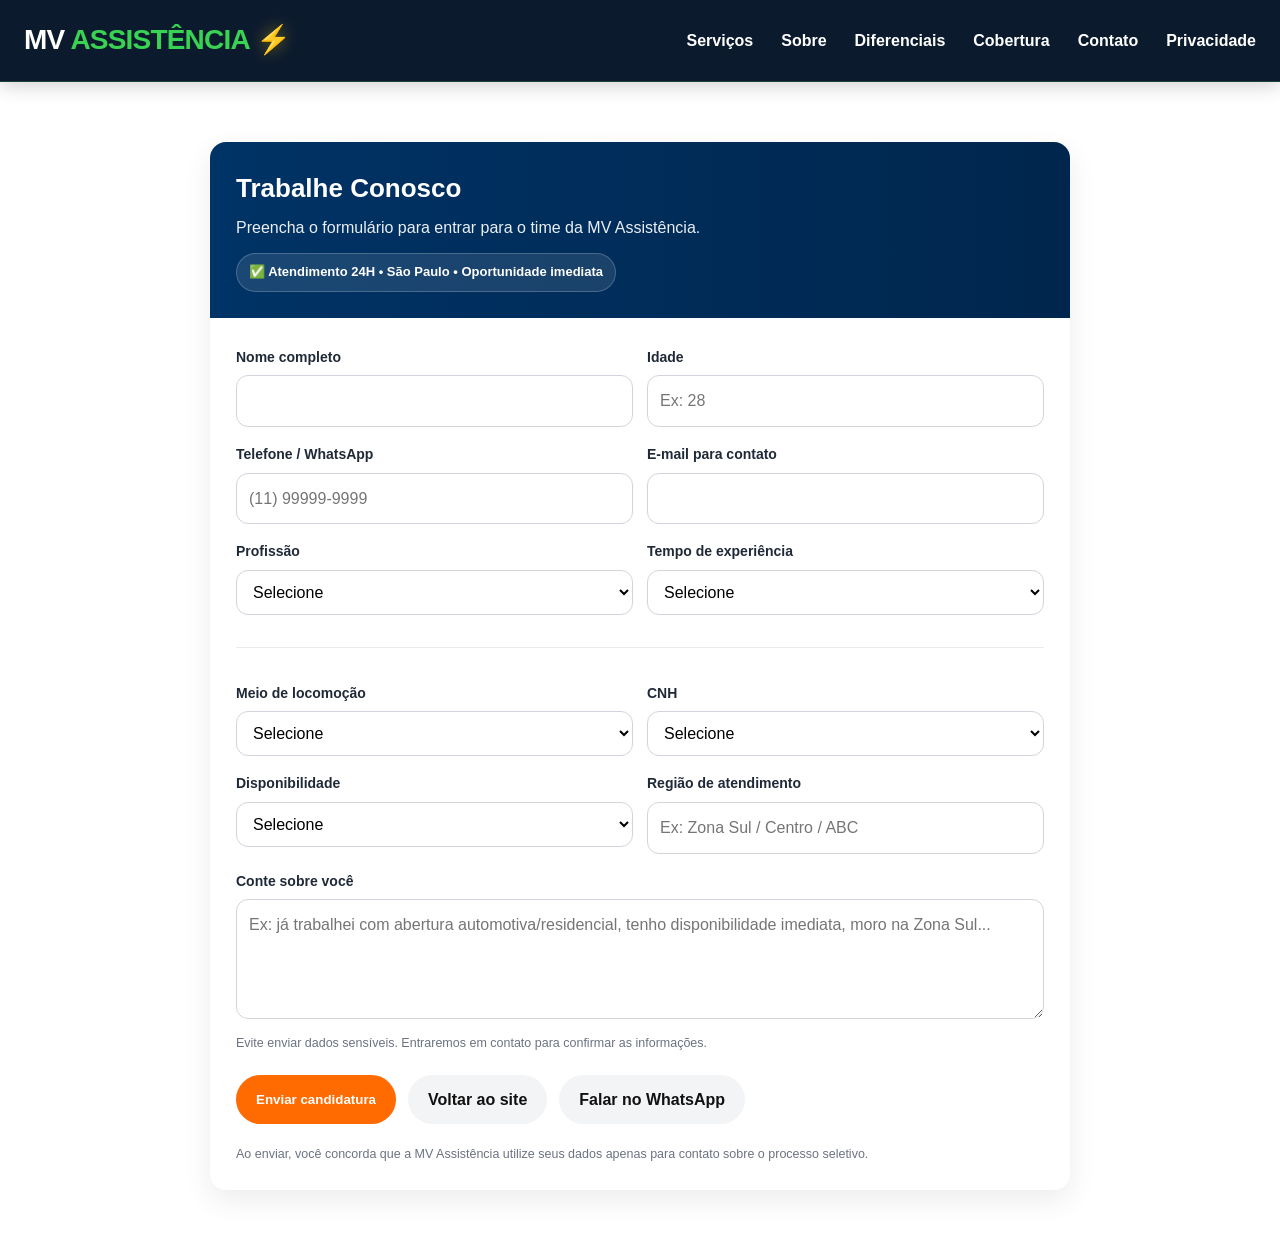
<file: trabalhe-conosco.html>
<!DOCTYPE html>
<html lang="pt-BR">
<head>
  <meta charset="UTF-8" />
  <meta name="viewport" content="width=device-width, initial-scale=1.0" />

  <title>Trabalhe Conosco | MV Assistência</title>
  <meta name="description" content="Envie sua candidatura para trabalhar com a MV Assistência." />
  <meta name="theme-color" content="#061B3A" />
  <meta name="robots" content="index,follow" />

  <!-- Google Tag Manager -->
  <script>
    window.dataLayer = window.dataLayer || [];

    (function(w,d,s,l,i){
      w[l]=w[l]||[];
      w[l].push({
        'gtm.start': new Date().getTime(),
        event:'gtm.js'
      });
      var f=d.getElementsByTagName(s)[0],
          j=d.createElement(s),
          dl=l!='dataLayer'?'&l='+l:'';
      j.async=true;
      j.src='https://www.googletagmanager.com/gtm.js?id='+i+dl;
      f.parentNode.insertBefore(j,f);
    })(window,document,'script','dataLayer','GTM-P2KMWVZM');
  </script>
  <!-- End Google Tag Manager -->

  <link rel="icon" href="/assets/img/brand/favicon.png?v=5" type="image/png">
  <link rel="shortcut icon" href="/assets/img/brand/favicon.png?v=5" type="image/png">
  <link rel="apple-touch-icon" href="/assets/img/brand/favicon-192.png?v=5">
  <link rel="manifest" href="/site.webmanifest?v=5">

  <link rel="stylesheet" href="assets/css/styles.css?v=6" />
</head>

<body>
  <!-- Google Tag Manager (noscript) -->
  <noscript>
    <iframe
      src="https://www.googletagmanager.com/ns.html?id=GTM-P2KMWVZM"
      height="0"
      width="0"
      style="display:none;visibility:hidden">
    </iframe>
  </noscript>
  <!-- End Google Tag Manager (noscript) -->

  <header>
    <div class="container header-container">
      <a href="index.html" class="logo">
        MV<span>ASSISTÊNCIA</span><span class="bolt">⚡</span>
      </a>

      <nav>
        <ul>
          <li><a href="index.html#services">Serviços</a></li>
          <li><a href="index.html#about">Sobre</a></li>
          <li><a href="index.html#diferenciais">Diferenciais</a></li>
          <li><a href="index.html#coverage">Cobertura</a></li>
          <li><a href="index.html#contact">Contato</a></li>
          <li><a href="privacidade.html">Privacidade</a></li>
        </ul>
      </nav>
    </div>
  </header>

  <main class="page">
    <div class="container">
      <section class="form-shell">

        <div class="form-header">
          <h1>Trabalhe Conosco</h1>
          <p>Preencha o formulário para entrar para o time da MV Assistência.</p>

          <div class="badge">
            ✅ Atendimento 24H • São Paulo • Oportunidade imediata
          </div>
        </div>

        <div class="form-body">

          <form
            id="formTrabalheConosco"
            method="POST"
            action="https://docs.google.com/forms/d/e/1FAIpQLSe1HQOqdYE1NU3kqgPenmtUzoB9khajATzoVq3AGtkWbl4Cew/formResponse"
            target="hidden_iframe"
          >
            <div class="grid">

              <div class="row">
                <div>
                  <label for="nome">Nome completo</label>
                  <input id="nome" name="entry.1343953845" type="text" autocomplete="name" required />
                </div>

                <div>
                  <label for="idade">Idade</label>
                  <input id="idade" name="entry.153111624" type="number" min="16" max="90" placeholder="Ex: 28" required />
                </div>
              </div>

              <div class="row">
                <div>
                  <label for="telefone">Telefone / WhatsApp</label>
                  <input id="telefone" name="entry.1607814377" type="tel" autocomplete="tel" placeholder="(11) 99999-9999" required />
                </div>

                <div>
                  <label for="email">E-mail para contato</label>
                  <input id="email" name="entry.1354482649" type="email" autocomplete="email" required />
                </div>
              </div>

              <div class="row">
                <div>
                  <label for="profissao">Profissão</label>
                  <select id="profissao" name="entry.1843172380" required>
                    <option value="" disabled selected>Selecione</option>
                    <option value="Chaveiro(a)">Chaveiro(a)</option>
                    <option value="Técnico(a) de fechadura eletrônica">Técnico(a) de fechadura eletrônica</option>
                    <option value="Instalador(a)">Instalador(a)</option>
                    <option value="Atendimento / Comercial">Atendimento / Comercial</option>
                    <option value="Auxiliar / Aprendiz">Auxiliar / Aprendiz</option>
                    <option value="Outro">Outro</option>
                  </select>
                </div>

                <div>
                  <label for="experiencia">Tempo de experiência</label>
                  <select id="experiencia" name="entry.1576102297" required>
                    <option value="" disabled selected>Selecione</option>
                    <option value="Sem experiência (quero aprender)">Sem experiência (quero aprender)</option>
                    <option value="Menos de 1 ano">Menos de 1 ano</option>
                    <option value="1 a 2 anos">1 a 2 anos</option>
                    <option value="3 a 5 anos">3 a 5 anos</option>
                    <option value="Mais de 5 anos">Mais de 5 anos</option>
                  </select>
                </div>
              </div>

              <div class="divider"></div>

              <div class="row">
                <div>
                  <label for="locomocao">Meio de locomoção</label>
                  <select id="locomocao" name="entry.1512127612" required>
                    <option value="" disabled selected>Selecione</option>
                    <option value="Carro">Carro</option>
                    <option value="Moto">Moto</option>
                    <option value="Bicicleta">Bicicleta</option>
                    <option value="Transporte público">Transporte público</option>
                    <option value="Outro">Outro</option>
                  </select>
                </div>

                <div>
                  <label for="cnh">CNH</label>
                  <select id="cnh" name="entry.315071130" required>
                    <option value="" disabled selected>Selecione</option>
                    <option value="Não possuo">Não possuo</option>
                    <option value="Categoria A">Categoria A</option>
                    <option value="Categoria B">Categoria B</option>
                    <option value="Categoria AB">Categoria AB</option>
                    <option value="Outra">Outra</option>
                  </select>
                </div>
              </div>

              <div class="row">
                <div>
                  <label for="turno">Disponibilidade</label>
                  <select id="turno" name="entry.1496586746" required>
                    <option value="" disabled selected>Selecione</option>
                    <option value="Diurno">Diurno</option>
                    <option value="Noturno">Noturno</option>
                    <option value="Escala 12x36">Escala 12x36</option>
                    <option value="Plantão / emergencial">Plantão / emergencial</option>
                    <option value="A combinar">A combinar</option>
                  </select>
                </div>

                <div>
                  <label for="regiao">Região de atendimento</label>
                  <input id="regiao" name="entry.1944764719" type="text" placeholder="Ex: Zona Sul / Centro / ABC" required />
                </div>
              </div>

              <div>
                <label for="msg">Conte sobre você</label>
                <textarea
                  id="msg"
                  name="entry.544972128"
                  required
                  placeholder="Ex: já trabalhei com abertura automotiva/residencial, tenho disponibilidade imediata, moro na Zona Sul..."
                ></textarea>

                <p class="help">
                  Evite enviar dados sensíveis. Entraremos em contato para confirmar as informações.
                </p>
              </div>

              <div class="actions">
                <button
                  class="btn2 primary"
                  type="submit"
                  data-event="click_enviar_candidatura"
                  data-source="jobs_page"
                >
                  Enviar candidatura
                </button>

                <a
                  class="btn2 ghost"
                  href="index.html"
                  data-event="click_voltar_site"
                  data-source="jobs_page"
                >
                  Voltar ao site
                </a>

                <a
                  class="btn2 ghost"
                  href="r/whatsapp.html?src=jobs_page"
                  data-event="click_whatsapp"
                  data-source="jobs_page"
                >
                  Falar no WhatsApp
                </a>
              </div>

              <p class="help">
                Ao enviar, você concorda que a MV Assistência utilize seus dados apenas para contato sobre o processo seletivo.
              </p>

            </div>
          </form>

          <iframe
            name="hidden_iframe"
            id="hidden_iframe"
            style="display:none;"
          ></iframe>

        </div>
      </section>
    </div>
  </main>

  <script>
    (function () {
      const form = document.getElementById("formTrabalheConosco");
      const iframe = document.getElementById("hidden_iframe");

      let formSubmitted = false;

      if (!form || !iframe) return;

      form.addEventListener("submit", function () {
        const profissao = document.getElementById("profissao")?.value || "";
        const experiencia = document.getElementById("experiencia")?.value || "";
        const locomocao = document.getElementById("locomocao")?.value || "";
        const cnh = document.getElementById("cnh")?.value || "";
        const turno = document.getElementById("turno")?.value || "";

        formSubmitted = true;

        window.dataLayer = window.dataLayer || [];
        window.dataLayer.push({
          event: "form_submit_trabalhe_conosco",
          event_category: "lead",
          event_label: "jobs_page",
          form_name: "trabalhe_conosco",
          form_source: "jobs_page",
          profissao: profissao,
          experiencia: experiencia,
          locomocao: locomocao,
          cnh: cnh,
          disponibilidade: turno,
          page_path: window.location.pathname,
          referrer: document.referrer || null
        });
      });

      iframe.addEventListener("load", function () {
        if (!formSubmitted) return;

        setTimeout(function () {
          window.location.href = "obrigado.html";
        }, 600);
      });
    })();
  </script>

  <script defer src="assets/js/app.js"></script>
</body>
</html>
</file>
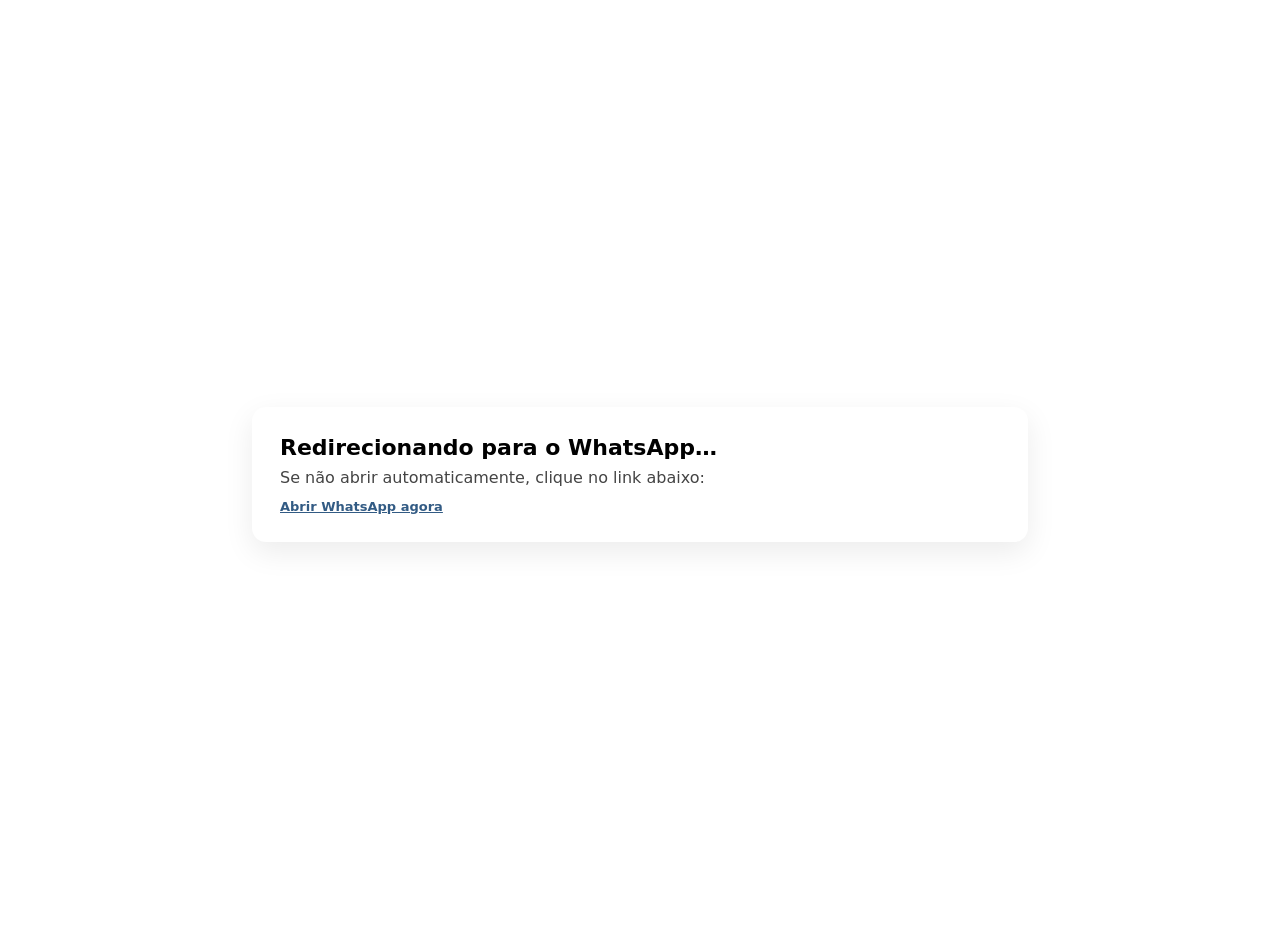
<file: r/whatsapp.html>
<!DOCTYPE html>
<html lang="pt-BR">
<head>
  <meta charset="UTF-8" />
  <meta name="viewport" content="width=device-width, initial-scale=1.0" />

  <title>Redirecionando para o WhatsApp...</title>

  <!-- não indexar -->
  <meta name="robots" content="noindex, nofollow" />

  <!-- Google Tag Manager -->
  <script>
    window.dataLayer = window.dataLayer || [];

    (function(w,d,s,l,i){
      w[l]=w[l]||[];
      w[l].push({
        'gtm.start': new Date().getTime(),
        event:'gtm.js'
      });
      var f=d.getElementsByTagName(s)[0],
          j=d.createElement(s),
          dl=l!='dataLayer'?'&l='+l:'';
      j.async=true;
      j.src='https://www.googletagmanager.com/gtm.js?id='+i+dl;
      f.parentNode.insertBefore(j,f);
    })(window,document,'script','dataLayer','GTM-P2KMWVZM');
  </script>
  <!-- End Google Tag Manager -->

  <!-- favicon -->
  <link rel="icon" href="../assets/img/brand/favicon.png" type="image/png" />

  <style>
    body { font-family: system-ui, -apple-system, Segoe UI, Roboto, Arial, sans-serif; margin: 0; }
    .wrap { min-height: 100vh; display: grid; place-items: center; padding: 24px; }
    .card { max-width: 720px; width: 100%; background: #fff; border-radius: 14px; padding: 28px; box-shadow: 0 10px 30px rgba(0,0,0,.08); }
    h1 { margin: 0 0 8px; font-size: 22px; }
    p { margin: 0; color: #444; }
    .small { margin-top: 12px; font-size: 13px; opacity: .8; }
    a { color: #003366; font-weight: 600; }
  </style>
</head>

<body>
  <!-- Google Tag Manager (noscript) -->
  <noscript>
    <iframe
      src="https://www.googletagmanager.com/ns.html?id=GTM-P2KMWVZM"
      height="0"
      width="0"
      style="display:none;visibility:hidden">
    </iframe>
  </noscript>
  <!-- End Google Tag Manager (noscript) -->

  <main class="wrap">
    <section class="card">
      <h1>Redirecionando para o WhatsApp…</h1>
      <p>Se não abrir automaticamente, clique no link abaixo:</p>

      <p class="small">
        <a
          id="manualLink"
          href="#"
          rel="noopener noreferrer"
          data-event="click_whatsapp_manual"
          data-source="manual_redirect_link"
        >
          Abrir WhatsApp agora
        </a>
      </p>
    </section>
  </main>

  <script>
    (function () {
      // ==== CONFIG ====
      const phone = "5511958434011";
      const defaultMsg = "Olá! Preciso de assistência 24h.";
      const endpoint = ""; // opcional: "https://SEU-ENDPOINT.com/track"

      // parâmetro opcional para identificar de onde veio:
      // Ex: /r/whatsapp.html?src=hero
      // Ex: /r/whatsapp.html?src=footer_social
      // Ex: /r/whatsapp.html?src=floating_button
      // Ex: /r/whatsapp.html?src=emergency_button
      // Ex: /r/whatsapp.html?src=404
      const params = new URLSearchParams(window.location.search);
      const src = params.get("src") || "unknown";
      const msg = params.get("msg") || defaultMsg;

      const waUrl = `https://wa.me/${phone}?text=${encodeURIComponent(msg)}&utm_source=site&utm_medium=redirect&utm_campaign=whatsapp&src=${encodeURIComponent(src)}`;

      const manual = document.getElementById("manualLink");
      let redirected = false;

      function redirectToWhatsApp() {
        if (redirected) return;
        redirected = true;
        window.location.replace(waUrl);
      }

      // link manual
      manual.href = waUrl;
      manual.target = "_blank";

      manual.addEventListener("click", function () {
        window.dataLayer = window.dataLayer || [];
        window.dataLayer.push({
          event: "click_whatsapp_manual",
          event_category: "engagement",
          event_label: src,
          whatsapp_source: src,
          page_path: window.location.pathname,
          referrer: document.referrer || null
        });
      });

      // ==== 1) TRACKING via Google Tag Manager / DataLayer ====
      window.dataLayer = window.dataLayer || [];
      window.dataLayer.push({
        event: "click_whatsapp",
        event_category: "engagement",
        event_label: src,
        whatsapp_source: src,
        page_path: window.location.pathname,
        referrer: document.referrer || null,
        event_callback: redirectToWhatsApp,
        event_timeout: 1000
      });

      // ==== 2) ENDPOINT externo opcional ====
      // ideia: registrar clique mesmo se analytics estiver bloqueado
      if (endpoint) {
        try {
          const payload = {
            event: "click_whatsapp",
            src,
            path: document.referrer || null,
            ts: Date.now(),
            ua: navigator.userAgent
          };

          navigator.sendBeacon(endpoint, JSON.stringify(payload));
        } catch (e) {}
      }

      // ==== 3) Redirect fallback ====
      // caso o callback do GTM não execute, redireciona mesmo assim
      setTimeout(redirectToWhatsApp, 1200);
    })();
  </script>
</body>
</html>
</file>
<file: assets/css/styles.css>
:root {
  --primary: #061B3A;
  --primary-dark: #031126;
  --blue-electric: #0B7CFF;
  --blue-soft: #00A3FF;
  --gear-green: #39D353;
  --gear-green-dark: #1FA83B;
  --secondary: #FFD700;
  --accent: #FF6B00;
  --accent-hover: #e05d00;
  --light: #F8F9FA;
  --dark: #16202E;
  --gray: #6c757d;
  --text: #2C3E50;
  --white: #ffffff;
  --shadow-sm: 0 8px 20px rgba(0,0,0,0.05);
  --shadow-md: 0 12px 28px rgba(0,0,0,0.08);
  --shadow-lg: 0 20px 40px rgba(0,0,0,0.12);
  --transition: all 0.3s cubic-bezier(0.25, 0.8, 0.25, 1);
}

* {
  margin: 0;
  padding: 0;
  box-sizing: border-box;
}

html {
  scroll-behavior: smooth;
}

body {
  font-family: 'Inter', sans-serif;
  color: var(--text);
  line-height: 1.6;
  background-color: var(--white);
}

h1, h2, h3, h4 {
  font-family: 'Montserrat', sans-serif;
  font-weight: 800;
  color: var(--primary);
}

img {
  max-width: 100%;
}

.container {
  width: 100%;
  max-width: 1280px;
  margin: 0 auto;
  padding: 0 24px;
}

header {
  background: rgba(3, 17, 38, 0.96);
  padding: 18px 0;
  position: sticky;
  top: 0;
  z-index: 100;
  box-shadow: 0 4px 18px rgba(0,0,0,0.18);
  backdrop-filter: blur(12px);
  border-bottom: 1px solid rgba(57,211,83,0.22);
}

.header-container {
  display: flex;
  justify-content: space-between;
  align-items: center;
  flex-wrap: wrap;
}

.logo {
  font-size: 28px;
  font-weight: 900;
  color: white;
  text-decoration: none;
  letter-spacing: -0.8px;
  display: inline-flex;
  align-items: center;
  gap: 6px;
}

.logo span {
  color: var(--gear-green);
}

.logo .bolt {
  color: var(--secondary);
  filter: drop-shadow(0 0 8px rgba(255,215,0,0.45));
}

nav ul {
  display: flex;
  list-style: none;
  gap: 28px;
}

nav ul li a {
  color: white;
  text-decoration: none;
  font-weight: 600;
  transition: var(--transition);
  font-size: 1rem;
}

nav ul li a:hover {
  color: var(--gear-green);
}

.hero {
  color: white;
  padding: 110px 0;
  position: relative;
  overflow: hidden;
  background:
    radial-gradient(circle at top left, rgba(57,211,83,0.22), transparent 28%),
    radial-gradient(circle at top right, rgba(11,124,255,0.28), transparent 32%),
    linear-gradient(135deg, #031126 0%, #061B3A 45%, #073064 100%);
}

.hero::before {
  content: '';
  position: absolute;
  inset: 0;
  background:
    linear-gradient(to right, rgba(0,0,0,0.52), rgba(0,0,0,0.12)),
    url('data:image/svg+xml;utf8,<svg xmlns="http://www.w3.org/2000/svg" width="160" height="160" viewBox="0 0 160 160"><path d="M0 80h160M80 0v160" stroke="rgba(255,255,255,0.035)" stroke-width="1"/></svg>');
}

.hero::after {
  content: '';
  position: absolute;
  width: 560px;
  height: 560px;
  right: -210px;
  bottom: -240px;
  border-radius: 50%;
  border: 2px solid rgba(57,211,83,0.25);
  box-shadow: 0 0 90px rgba(11,124,255,0.22);
}

.hero-content {
  position: relative;
  z-index: 2;
  display: grid;
  grid-template-columns: 1.05fr 0.95fr;
  gap: 60px;
  align-items: center;
  animation: fadeInUp 0.8s ease;
}

.hero-badge {
  display: inline-flex;
  align-items: center;
  gap: 10px;
  margin-bottom: 20px;
  padding: 10px 18px;
  border-radius: 999px;
  background: rgba(57,211,83,0.14);
  border: 1px solid rgba(57,211,83,0.32);
  color: var(--gear-green);
  font-weight: 800;
  letter-spacing: 0.3px;
  box-shadow: 0 0 34px rgba(57,211,83,0.14);
}

.hero h1 {
  font-size: clamp(2.5rem, 5vw, 4.8rem);
  color: white;
  margin-bottom: 22px;
  font-weight: 900;
  line-height: 1.04;
  letter-spacing: -1.6px;
}

.hero h1 span {
  display: block;
  color: var(--gear-green);
  text-shadow: 0 0 18px rgba(57,211,83,0.24);
}

.hero p {
  font-size: 1.18rem;
  max-width: 720px;
  margin-bottom: 30px;
  opacity: 0.95;
}

.hero-buttons {
  display: flex;
  gap: 18px;
  flex-wrap: wrap;
  margin-bottom: 34px;
}

.btn {
  display: inline-flex;
  align-items: center;
  justify-content: center;
  gap: 10px;
  padding: 14px 32px;
  border-radius: 999px;
  font-weight: 800;
  text-decoration: none;
  transition: var(--transition);
  font-size: 1rem;
  cursor: pointer;
  border: none;
}

.btn-primary {
  background: linear-gradient(135deg, var(--gear-green), var(--gear-green-dark));
  color: #031126;
  box-shadow: 0 12px 28px rgba(57,211,83,0.24);
}

.btn-primary:hover {
  transform: translateY(-3px);
  box-shadow: var(--shadow-md);
}

.btn-outline {
  background: transparent;
  border: 2px solid rgba(255,255,255,0.85);
  color: white;
}

.btn-outline:hover {
  background: white;
  color: var(--primary);
  transform: translateY(-3px);
}

.btn-secondary {
  background: linear-gradient(135deg, var(--gear-green), var(--blue-soft));
  color: #031126;
  margin-top: 20px;
}

.btn-whatsapp {
  background: #25D366;
  color: white;
  margin-top: 20px;
}

.hero-features {
  display: flex;
  flex-wrap: wrap;
  gap: 12px;
}

.hero-features span {
  padding: 10px 15px;
  border-radius: 999px;
  background: rgba(255,255,255,0.08);
  border: 1px solid rgba(57,211,83,0.18);
  color: white;
  font-size: 0.92rem;
  font-weight: 700;
}

.hero-image {
  position: relative;
  display: flex;
  justify-content: center;
}

.hero-image::before {
  content: '';
  position: absolute;
  inset: 8%;
  border-radius: 50%;
  background: rgba(57,211,83,0.14);
  filter: blur(38px);
}

.hero-image img {
  position: relative;
  width: 100%;
  max-width: 540px;
  border-radius: 34px;
  border: 3px solid rgba(57,211,83,0.36);
  box-shadow:
    0 28px 70px rgba(0,0,0,0.42),
    0 0 45px rgba(11,124,255,0.18);
  object-fit: cover;
}

.services {
  padding: 90px 0;
  background:
    radial-gradient(circle at top left, rgba(57,211,83,0.08), transparent 25%),
    linear-gradient(180deg, #ffffff 0%, #f5fbff 100%);
}

.section-title {
  text-align: center;
  margin-bottom: 60px;
}

.section-title h2 {
  font-size: 2.55rem;
  margin-bottom: 12px;
  letter-spacing: -0.8px;
}

.section-title p {
  font-size: 1.1rem;
  color: var(--gray);
}

.services-grid {
  display: grid;
  grid-template-columns: repeat(auto-fit, minmax(270px, 1fr));
  gap: 30px;
}

.service-card {
  background: white;
  border-radius: 24px;
  overflow: hidden;
  box-shadow: var(--shadow-sm);
  transition: var(--transition);
  border: 1px solid rgba(6,27,58,0.08);
  position: relative;
}

.service-card::after {
  content: '';
  position: absolute;
  inset: 0;
  border-radius: 24px;
  border: 1px solid transparent;
  pointer-events: none;
  transition: var(--transition);
}

.service-card:hover {
  transform: translateY(-8px);
  box-shadow: var(--shadow-lg);
}

.service-card:hover::after {
  border-color: rgba(57,211,83,0.45);
}

.service-img {
  height: 210px;
  background-size: cover;
  background-position: center;
  transition: transform 0.5s ease;
  background-color: #e9ecef;
  position: relative;
}

.service-img::after {
  content: '';
  position: absolute;
  inset: 0;
  background: linear-gradient(to top, rgba(3,17,38,0.45), transparent);
}

.service-card:hover .service-img {
  transform: scale(1.02);
}

.service-content {
  padding: 26px;
  position: relative;
}

.service-icon {
  width: 58px;
  height: 58px;
  display: inline-flex;
  align-items: center;
  justify-content: center;
  font-size: 1.65rem;
  color: var(--gear-green);
  margin-bottom: 15px;
  background: linear-gradient(135deg, var(--primary-dark), var(--blue-electric));
  border-radius: 18px;
  box-shadow: 0 10px 22px rgba(6,27,58,0.18);
}

.service-content h3 {
  margin-bottom: 12px;
  font-size: 1.35rem;
}

.service-content p {
  color: #506070;
}

.service-tag {
  display: inline-flex;
  margin-top: 16px;
  padding: 7px 12px;
  border-radius: 999px;
  background: rgba(57,211,83,0.14);
  color: var(--primary);
  font-weight: 800;
  font-size: 0.82rem;
}

.excellence {
  padding: 90px 0;
  background:
    radial-gradient(circle at top left, rgba(57,211,83,0.20), transparent 28%),
    radial-gradient(circle at bottom right, rgba(11,124,255,0.20), transparent 28%),
    linear-gradient(135deg, var(--primary-dark), var(--primary));
  color: white;
  position: relative;
  overflow: hidden;
}

.excellence-card {
  position: relative;
  z-index: 2;
  padding: 58px;
  border-radius: 32px;
  background: rgba(255,255,255,0.06);
  border: 1px solid rgba(57,211,83,0.18);
  backdrop-filter: blur(12px);
  box-shadow: 0 28px 70px rgba(0,0,0,0.22);
  text-align: center;
}

.excellence-card h2 {
  color: white;
  font-size: 2.6rem;
  margin-bottom: 20px;
}

.excellence-card p {
  max-width: 890px;
  margin: 0 auto 18px;
  color: rgba(255,255,255,0.88);
  font-size: 1.08rem;
}

.excellence-pill-grid {
  display: flex;
  justify-content: center;
  flex-wrap: wrap;
  gap: 14px;
  margin-top: 34px;
}

.excellence-pill-grid span {
  padding: 13px 18px;
  border-radius: 999px;
  background: rgba(57,211,83,0.12);
  border: 1px solid rgba(57,211,83,0.24);
  color: var(--gear-green);
  font-weight: 800;
}

.diferenciais {
  background: linear-gradient(to right, #f8f9fa, #ffffff);
  padding: 85px 0;
}

.diferenciais-grid {
  display: grid;
  grid-template-columns: repeat(auto-fit, minmax(240px, 1fr));
  gap: 30px;
  margin-top: 20px;
}

.dif-card {
  background: white;
  padding: 34px 24px;
  border-radius: 24px;
  text-align: center;
  transition: var(--transition);
  box-shadow: var(--shadow-sm);
  border: 1px solid rgba(6,27,58,0.06);
}

.dif-card:hover {
  transform: translateY(-5px);
  box-shadow: var(--shadow-md);
}

.dif-card i {
  font-size: 2.8rem;
  color: var(--blue-electric);
  margin-bottom: 20px;
}

.dif-card h3 {
  margin-bottom: 12px;
  font-size: 1.3rem;
}

.dif-card p {
  color: var(--gray);
}

.about {
  background:
    radial-gradient(circle at bottom left, rgba(57,211,83,0.16), transparent 28%),
    radial-gradient(circle at top right, rgba(11,124,255,0.18), transparent 28%),
    linear-gradient(135deg, var(--primary), var(--primary-dark));
  padding: 90px 0;
  color: white;
}

.about-container {
  display: flex;
  align-items: center;
  gap: 60px;
  flex-wrap: wrap;
}

.about-text {
  flex: 1;
}

.about-text h2 {
  color: white;
  font-size: 2.35rem;
  margin-bottom: 24px;
}

.about-text p {
  font-size: 1.1rem;
  line-height: 1.7;
  margin-bottom: 20px;
  color: rgba(255,255,255,0.9);
}

.highlight {
  color: var(--gear-green);
  font-weight: 800;
}

.about-img {
  flex: 1;
  width: 100%;
  max-width: 500px;
  aspect-ratio: 1 / 1;
  border-radius: 50%;
  overflow: hidden;
  background: transparent;
  margin: 0 auto;
  box-shadow: none;
  border: none;
}

.about-img img {
  width: 100%;
  height: 100%;
  display: block;
  object-fit: cover;
  object-position: center center;
  transform: scale(1.04);
}

.coverage {
  padding: 85px 0;
  background:
    radial-gradient(circle at top left, rgba(57,211,83,0.07), transparent 24%),
    linear-gradient(180deg, #f8f9fa 0%, #ffffff 100%);
}

.coverage-grid {
  display: flex;
  flex-wrap: wrap;
  justify-content: center;
  align-items: center;
  gap: 16px;
  margin: 40px auto 20px;
  max-width: 980px;
}

.city-card {
  display: inline-flex;
  align-items: center;
  justify-content: center;
  min-height: 48px;
  padding: 12px 24px;
  border-radius: 999px;
  background: white;
  font-weight: 800;
  color: var(--primary);
  box-shadow: var(--shadow-sm);
  border: 1px solid rgba(6,27,58,0.1);
  white-space: nowrap;
  transition: var(--transition);
}

.city-card:hover {
  transform: translateY(-3px);
  box-shadow: var(--shadow-md);
  border-color: rgba(57,211,83,0.28);
}

.coverage-obs {
  text-align: center;
  margin-top: 30px;
  color: var(--gray);
  font-size: 0.95rem;
}

.testimonials {
  padding: 85px 0;
  background: white;
}

.testimonials-grid {
  display: grid;
  grid-template-columns: repeat(auto-fit, minmax(300px, 1fr));
  gap: 30px;
}

.testimonial-card {
  background: var(--light);
  padding: 30px;
  border-radius: 24px;
  transition: var(--transition);
  border: 1px solid rgba(6,27,58,0.06);
}

.testimonial-card:hover {
  transform: translateY(-4px);
  box-shadow: var(--shadow-md);
}

.testimonial-stars {
  color: var(--secondary);
  font-size: 1.2rem;
  letter-spacing: 2px;
  margin-bottom: 12px;
}

.testimonial-text {
  font-style: italic;
  margin-bottom: 20px;
  line-height: 1.5;
}

.testimonial-author {
  font-weight: 800;
  color: var(--primary);
  border-top: 1px solid #e0e0e0;
  padding-top: 12px;
}

.emergency {
  background:
    radial-gradient(circle at top right, rgba(11,124,255,0.18), transparent 24%),
    linear-gradient(135deg, var(--gear-green), var(--blue-soft));
  padding: 76px 20px;
  text-align: center;
  color: var(--primary-dark);
}

.emergency h2 {
  color: var(--primary-dark);
  margin-bottom: 20px;
  font-size: 2.15rem;
}

.phone-number {
  font-size: 2.5rem;
  font-weight: 900;
  margin-bottom: 15px;
}

.emergency .btn-whatsapp {
  background: #25D366;
  color: white;
  border: none;
}

.emergency-buttons {
  display: flex;
  justify-content: center;
  align-items: center;
  gap: 16px;
  flex-wrap: wrap;
  margin-top: 24px;
}

.emergency .btn-call {
  background: #1F1F2E;
  color: white;
  border: none;
  box-shadow: 0 12px 26px rgba(3,17,38,0.25);
}

.emergency-buttons .btn-call,
.emergency-buttons .btn-whatsapp {
  height: 54px;
  min-width: 205px;
  padding: 0 28px;
  margin-top: 0;

  display: inline-flex;
  align-items: center;
  justify-content: center;
  gap: 12px;

  line-height: 1;
}

.emergency .btn-call:hover {
  transform: translateY(-3px);
  box-shadow: 0 16px 34px rgba(3,17,38,0.32);
}

footer {
  background: var(--dark);
  color: white;
  padding: 60px 0 20px;
}

.footer-container {
  display: grid;
  grid-template-columns: repeat(auto-fit, minmax(240px, 1fr));
  gap: 40px;
  margin-bottom: 40px;
}

.footer-logo {
  font-size: 28px;
  font-weight: 900;
  text-decoration: none;
  color: white;
  display: inline-block;
  margin-bottom: 20px;
  letter-spacing: -0.6px;
}

.footer-logo span {
  color: var(--gear-green);
}

.footer-about p {
  margin: 15px 0;
  color: #adb5bd;
}

.social-links {
  display: flex;
  gap: 16px;
  margin-top: 20px;
}

.social-links a {
  color: white;
  background: rgba(255,255,255,0.1);
  width: 38px;
  height: 38px;
  display: inline-flex;
  align-items: center;
  justify-content: center;
  border-radius: 50%;
  transition: var(--transition);
  text-decoration: none;
}

.social-links a:hover {
  background: var(--gear-green);
  color: var(--dark);
  transform: translateY(-3px);
}

.footer-links h3 {
  color: white;
  margin-bottom: 24px;
  font-size: 1.2rem;
}

.footer-links ul {
  list-style: none;
}

.footer-links ul li {
  margin-bottom: 12px;
}

.footer-links ul li a,
.footer-links ul li {
  color: #adb5bd;
  text-decoration: none;
  transition: var(--transition);
  display: flex;
  align-items: center;
  gap: 8px;
}

.footer-links ul li a:hover {
  color: var(--gear-green);
  transform: translateX(5px);
}

.copyright {
  text-align: center;
  padding-top: 24px;
  border-top: 1px solid rgba(255,255,255,0.1);
  color: #adb5bd;
  font-size: 0.9rem;
}

.whatsapp-button {
  position: fixed;
  bottom: 30px;
  right: 30px;
  width: 70px;
  height: 70px;
  background-color: transparent;
  z-index: 1000;
  transition: var(--transition);
  animation: pulse 2s infinite;
}

.whatsapp-button img {
  width: 100%;
  height: auto;
  border-radius: 50%;
  box-shadow: 0 8px 20px rgba(0,0,0,0.2);
  transition: var(--transition);
}

.whatsapp-button:hover {
  transform: scale(1.08);
}

@keyframes pulse {
  0% { transform: scale(1); }
  50% { transform: scale(1.02); }
  100% { transform: scale(1); }
}

@keyframes fadeInUp {
  from {
    opacity: 0;
    transform: translateY(30px);
  }
  to {
    opacity: 1;
    transform: translateY(0);
  }
}

@media (max-width: 992px) {
  .hero {
    padding: 80px 0;
  }
  .hero-content {
    grid-template-columns: 1fr;
    text-align: center;
  }
  .hero-buttons,
  .hero-features {
    justify-content: center;
  }
  .about-container {
    flex-direction: column;
  }
  .excellence-card {
    padding: 42px 26px;
  }
  .excellence-card h2 {
    font-size: 2rem;
  }
}

@media (max-width: 768px) {
  .header-container {
    flex-direction: column;
    gap: 16px;
  }
  nav ul {
    gap: 18px;
    flex-wrap: wrap;
    justify-content: center;
  }
  .hero {
    padding: 70px 0;
  }
  .hero p {
    font-size: 1rem;
  }
  .section-title h2 {
    font-size: 2rem;
  }
  .phone-number {
    font-size: 1.8rem;
  }
  .whatsapp-button {
    width: 60px;
    height: 60px;
    bottom: 20px;
    right: 20px;
  }
  .dif-card i {
    font-size: 2.2rem;
  }
  .coverage-grid {
    gap: 12px;
  }
  .city-card {
    width: auto;
    min-width: 140px;
    padding: 11px 18px;
  }
  .emergency-buttons {
    flex-direction: column;
  }
  .emergency-buttons .btn {
    width: 100%;
    max-width: 340px;
  }
  .hero-image img {
    border-radius: 24px;
  }
}


/* ============================= */
/* TRABALHE CONOSCO */
/* ============================= */

.page {
  padding: 60px 0;
}

.form-shell {
  max-width: 860px;
  margin: 0 auto;
  background: #fff;
  border-radius: 16px;
  overflow: hidden;
  box-shadow: 0 10px 30px rgba(0,0,0,.08);
}

.form-header {
  background: linear-gradient(90deg, #003366, #00264d);
  color: #fff;
  padding: 26px 26px;
}

.form-header h1 {
  margin: 0 0 6px;
  font-size: 26px;
  color: #fff;
}

.form-header p {
  margin: 0;
  opacity: .92;
}

.form-body {
  padding: 26px;
}

.grid {
  display: grid;
  gap: 14px;
}

.row {
  display: grid;
  grid-template-columns: 1fr 1fr;
  gap: 14px;
}

label {
  font-weight: 700;
  color: #1f2937;
  font-size: 14px;
}

input,
select,
textarea {
  width: 100%;
  margin-top: 6px;
  padding: 12px 12px;
  border-radius: 12px;
  border: 1px solid #d1d5db;
  outline: none;
  font: inherit;
  background: #fff;
  transition: border .2s, box-shadow .2s;
}

input:focus,
select:focus,
textarea:focus {
  border-color: #FF6B00;
  box-shadow: 0 0 0 4px rgba(255,107,0,.15);
}

textarea {
  min-height: 120px;
  resize: vertical;
}

.help {
  font-size: 12.5px;
  color: #6b7280;
  margin-top: 6px;
}

.divider {
  height: 1px;
  background: rgba(0,0,0,.08);
  margin: 18px 0;
}

.actions {
  display: flex;
  gap: 12px;
  flex-wrap: wrap;
  margin-top: 8px;
}

.btn2 {
  display: inline-block;
  border-radius: 999px;
  padding: 12px 20px;
  text-decoration: none;
  font-weight: 800;
  border: none;
  cursor: pointer;
}

.primary {
  background: #FF6B00;
  color: #fff;
}

.primary:hover {
  filter: brightness(.95);
}

.ghost {
  background: #f3f4f6;
  color: #111;
}

.badge {
  display: inline-flex;
  gap: 8px;
  align-items: center;
  background: rgba(255,255,255,.10);
  border: 1px solid rgba(255,255,255,.20);
  padding: 8px 12px;
  border-radius: 999px;
  margin-top: 12px;
  font-weight: 700;
  font-size: 13px;
}

@media (max-width: 768px) {
  .row {
    grid-template-columns: 1fr;
  }

  .form-body {
    padding: 18px;
  }
}



/* ============================= */
/* POLÍTICA DE PRIVACIDADE */
/* ============================= */

.policy {
  padding: 90px 0;
  background:
    radial-gradient(circle at top left, rgba(57,211,83,0.08), transparent 24%),
    linear-gradient(180deg, #f8f9fa 0%, #ffffff 100%);
}

.policy-card {
  max-width: 980px;
  margin: 0 auto;
  padding: 56px;
  background: var(--white);
  border-radius: 30px;
  box-shadow: var(--shadow-md);
  border: 1px solid rgba(6,27,58,0.08);
}

.policy-header {
  text-align: center;
  margin-bottom: 38px;
}

.policy-header .badge {
  display: inline-flex;
  align-items: center;
  justify-content: center;
  padding: 9px 16px;
  border-radius: 999px;
  background: rgba(57,211,83,0.14);
  color: var(--primary);
  font-weight: 900;
  font-size: 0.85rem;
  margin-bottom: 18px;
  border: 1px solid rgba(57,211,83,0.24);
}

.policy-header h1 {
  font-size: clamp(2rem, 4vw, 3rem);
  margin-bottom: 12px;
  letter-spacing: -0.8px;
}

.policy-meta {
  color: var(--gray);
  font-size: 0.95rem;
}

.policy-card p {
  margin-bottom: 18px;
  color: #506070;
  font-size: 1rem;
  line-height: 1.75;
}

.policy-card h2 {
  margin-top: 36px;
  margin-bottom: 12px;
  font-size: 1.45rem;
  letter-spacing: -0.3px;
}

.policy-card ul {
  margin: 12px 0 24px 22px;
  color: #506070;
}

.policy-card li {
  margin-bottom: 9px;
  line-height: 1.65;
}

.notice {
  margin: 30px 0;
  padding: 22px 24px;
  border-radius: 20px;
  background:
    linear-gradient(
      135deg,
      rgba(57,211,83,0.12),
      rgba(0,163,255,0.08)
    );
  border: 1px solid rgba(57,211,83,0.24);
  color: var(--primary);
  font-weight: 500;
}

.notice strong {
  color: var(--primary-dark);
  font-weight: 900;
}

.contact-box {
  padding: 24px;
  border-radius: 20px;
  background: var(--light);
  border: 1px solid rgba(6,27,58,0.08);
  box-shadow: var(--shadow-sm);
}

.contact-box p {
  margin-bottom: 9px;
  color: #506070;
}

.contact-box strong {
  color: var(--primary);
}

.contact-box i {
  color: var(--blue-electric);
  margin-right: 8px;
}

.policy-actions {
  display: flex;
  flex-wrap: wrap;
  gap: 16px;
  margin-top: 34px;
}

.policy-actions .btn {
  margin-top: 0;
}

.policy-actions .btn-whatsapp {
  background: #25D366;
  color: white;
}

@media (max-width: 768px) {
  .policy {
    padding: 56px 0;
  }

  .policy-card {
    padding: 34px 22px;
    border-radius: 24px;
  }

  .policy-header {
    margin-bottom: 30px;
  }

  .policy-card h2 {
    font-size: 1.25rem;
  }

  .policy-actions {
    flex-direction: column;
  }

  .policy-actions .btn {
    width: 100%;
  }
}

/* ============================= */
/* AJUSTE RESPONSIVO HERO IMAGE */
/* ============================= */

.hero-image {
  position: relative;
  display: flex;
  justify-content: center;
  align-items: center;
}

.hero-image picture {
  position: relative;
  z-index: 2;
  display: block;
  width: 100%;
  max-width: 540px;
}

.hero-image img {
  display: block;
  width: 100%;
  height: auto;
  max-width: 540px;
  border-radius: 34px;
  border: 3px solid rgba(57,211,83,0.36);
  box-shadow:
    0 28px 70px rgba(0,0,0,0.42),
    0 0 45px rgba(11,124,255,0.18);
  object-fit: contain;
  object-position: center center;
}

@media (max-width: 768px) {
  .hero-image {
    width: 100%;
    margin: 0 auto;
    padding: 0 6px;
  }

  .hero-image picture {
    width: 100%;
    max-width: 420px;
    margin: 0 auto;
  }

  .hero-image img {
    width: 100%;
    max-width: 420px;
    height: auto;
    border-radius: 24px;
    object-fit: contain;
    object-position: center center;
  }
}

@media (max-width: 420px) {
  .hero-image picture,
  .hero-image img {
    max-width: 100%;
  }
}

/* ============================= */
/* ADIÇÃO DE NOVO MAPS DO GOOGLE */
/* ============================= */

.google-profile-section {
  background: #f8fafc;
}

.google-profile-card {
  max-width: 980px;
  margin: 36px auto 0;
  padding: 24px;
  background: #ffffff;
  border-radius: 22px;
  box-shadow: 0 16px 40px rgba(15, 23, 42, 0.08);
}

.google-map-embed {
  overflow: hidden;
  border-radius: 18px;
  border: 1px solid rgba(15, 23, 42, 0.08);
}

.google-map-embed iframe {
  display: block;
  width: 100%;
}

.google-profile-card .google-profile-actions {
  width: 100%;
  display: grid;
  place-items: center;
  margin: 28px auto 0;
  padding: 0;
  text-align: center;
}

.google-profile-card .google-profile-actions .btn {
  margin: 0;
  justify-self: center;
  float: none;
  position: static;
  transform: none;
}

.google-reviews-preview {
  display: grid;
  grid-template-columns: repeat(3, 1fr);
  gap: 18px;
  margin-top: 28px;
}

.google-review-card {
  padding: 22px;
  background: #ffffff;
  border-radius: 18px;
  box-shadow: 0 10px 28px rgba(15, 23, 42, 0.08);
}

.google-review-header {
  display: flex;
  align-items: center;
  gap: 14px;
  margin-bottom: 16px;
}

.google-review-avatar {
  border-radius: 50%;
  object-fit: cover;
}

.google-review-card h3 {
  margin: 0 0 4px;
  font-size: 1rem;
  color: #061B3A;
}

.google-review-card p {
  color: #334155;
  line-height: 1.6;
  margin-bottom: 14px;
}

.google-review-source {
  display: block;
  color: #64748b;
  font-size: 0.85rem;
}

@media (max-width: 900px) {
  .google-reviews-preview {
    grid-template-columns: 1fr;
  }
}

.google-profile-actions .btn-primary {
  background: rgba(15, 23, 42, 0.08);
  color: #061B3A;
  border: 1px solid rgba(15, 23, 42, 0.12);
  box-shadow: none;
  backdrop-filter: blur(10px);
}

.google-profile-actions .btn-primary:hover {
  background: rgba(15, 23, 42, 0.14);
  color: #061B3A;
  transform: translateY(-2px);
  box-shadow: 0 10px 24px rgba(15, 23, 42, 0.08);
}

.google-profile-actions .btn-primary i {
  color: #FF0000;
  filter: drop-shadow(0 1px 2px rgba(234, 67, 53, 0.25));
}

.footer-logo {
  display: inline-flex;
  align-items: center;
  gap: 6px;
}
</file>
